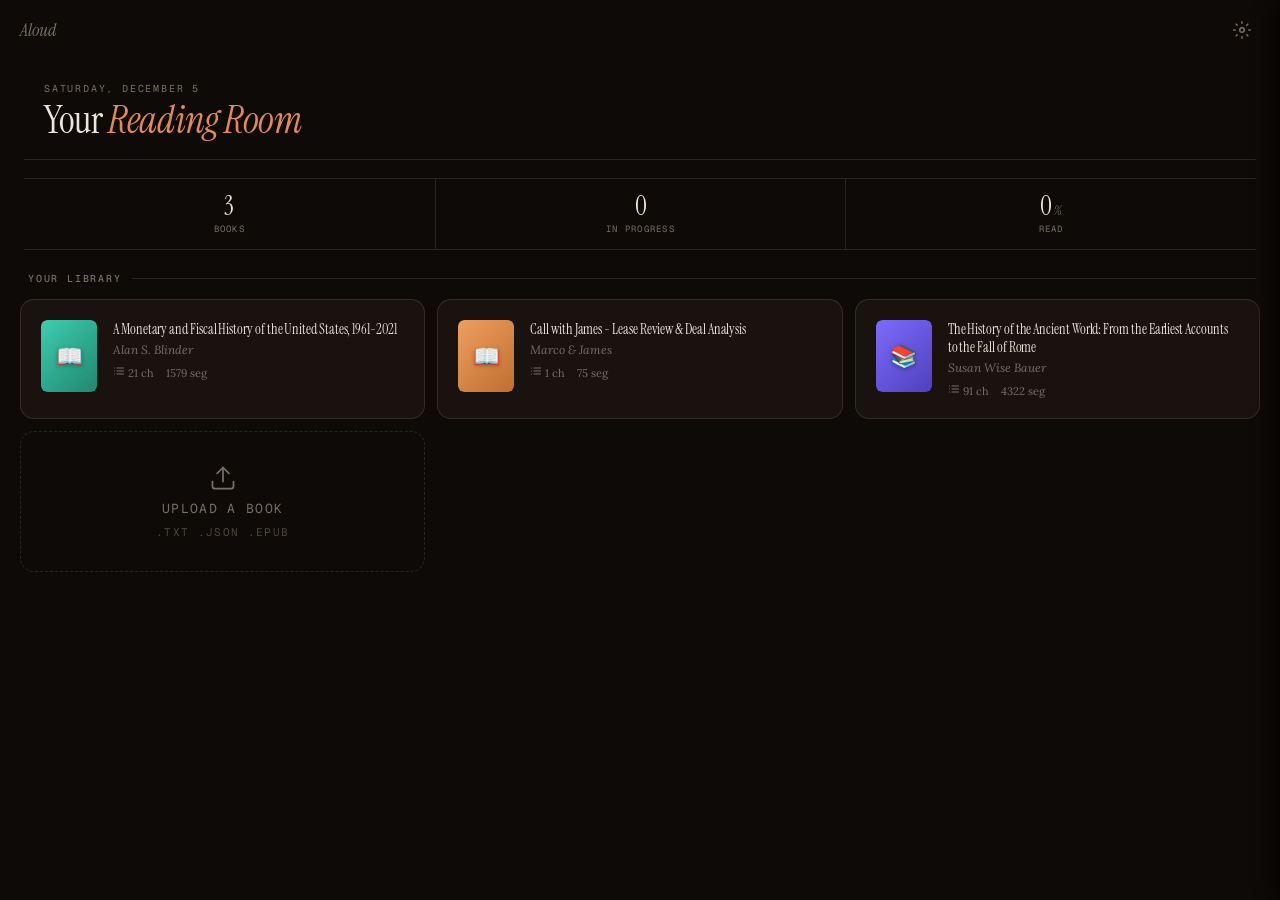
<file: index.html>
<!DOCTYPE html>
<html lang="en">
<head>
  <meta charset="UTF-8">
  <meta name="viewport" content="width=device-width, initial-scale=1.0, user-scalable=no">
  <meta name="theme-color" content="#121218">
  <meta name="apple-mobile-web-app-capable" content="yes">
  <meta name="apple-mobile-web-app-status-bar-style" content="black-translucent">
  <title>Read Aloud</title>
  <link rel="manifest" href="manifest.json">
  <link rel="icon" href="data:image/svg+xml,<svg xmlns='http://www.w3.org/2000/svg' viewBox='0 0 100 100'><text y='.9em' font-size='90'>&#x1F4D6;</text></svg>">
  <link href="https://fonts.googleapis.com/css2?family=Literata:opsz,wght@7..72,300;7..72,400;7..72,500;7..72,600&family=Inter:wght@400;500;600&display=swap" rel="stylesheet">
  <link href="https://fonts.googleapis.com/css2?family=Lora:ital,wght@0,400..700;1,400..700&family=Instrument+Serif:ital@0;1&family=Geist+Mono:wght@400;500&display=swap" rel="stylesheet">
  <style>
    :root {
      --bg: #121218;
      --surface: #1c1c26;
      --surface-2: #242430;
      --surface-hover: #2a2a38;
      --text: #d8d8e0;
      --text-secondary: #9898a8;
      --text-muted: #606070;
      --accent: #7c6cfc;
      --accent-soft: rgba(124, 108, 252, 0.15);
      --accent-glow: rgba(124, 108, 252, 0.35);
      --highlight: rgba(124, 108, 252, 0.22);
      --speaker-1: #7c6cfc;
      --speaker-2: #3ecfb0;
      --speaker-3: #f0a060;
      --speaker-4: #e06090;
      --danger: #f06060;
      --radius: 14px;
      --radius-sm: 8px;
      --shadow: 0 8px 32px rgba(0,0,0,0.4);
      --font-body: 'Literata', Georgia, serif;
      --font-ui: 'Inter', -apple-system, BlinkMacSystemFont, sans-serif;
      --font-size: 16px;
      --line-height: 1.75;
    }
    [data-theme="light"] {
      --bg: #f8f6f2; --surface: #ffffff; --surface-2: #f0ede8; --surface-hover: #e8e5e0;
      --text: #2a2824; --text-secondary: #5a5850; --text-muted: #908880;
      --accent: #6050d8; --accent-soft: rgba(96,80,216,0.1); --accent-glow: rgba(96,80,216,0.25);
      --highlight: rgba(96,80,216,0.12); --shadow: 0 8px 32px rgba(0,0,0,0.06);
    }
    [data-theme="sepia"] {
      --bg: #f4ead5; --surface: #faf3e4; --surface-2: #efe5cf; --surface-hover: #e8ddc5;
      --text: #3d3428; --text-secondary: #6a5d4e; --text-muted: #9a8d7e;
      --accent: #a07040; --accent-soft: rgba(160,112,64,0.12); --accent-glow: rgba(160,112,64,0.25);
      --highlight: rgba(160,112,64,0.15); --shadow: 0 8px 32px rgba(80,60,20,0.08);
    }
    * { margin:0; padding:0; box-sizing:border-box; }
    body {
      font-family: var(--font-ui);
      background: var(--bg);
      color: var(--text);
      min-height: 100dvh;
      display: flex;
      flex-direction: column;
      transition: background 0.4s, color 0.4s;
      -webkit-tap-highlight-color: transparent;
      overflow: hidden;
    }

    /* ===== LIBRARY VIEW ===== */
    .view { display:none; flex-direction:column; height:100dvh; }
    .view.active { display:flex; }

    .lib-header {
      display:flex; align-items:center; justify-content:space-between;
      padding:16px 20px; background:var(--surface);
      border-bottom:1px solid rgba(128,128,128,0.1);
    }
    .lib-header h1 { font-size:20px; font-weight:600; }
    .lib-body { flex:1; overflow-y:auto; padding:20px; }

    .lib-section-title {
      font-size:12px; font-weight:600; text-transform:uppercase; letter-spacing:1px;
      color:var(--text-muted); margin:24px 0 12px; padding-left:4px;
    }
    .lib-section-title:first-child { margin-top:0; }

    .lib-grid {
      display:grid;
      grid-template-columns: repeat(auto-fill, minmax(280px, 1fr));
      gap:12px;
    }

    .book-card {
      background:var(--surface);
      border-radius:var(--radius);
      padding:20px;
      cursor:pointer;
      transition:all 0.2s;
      border:1px solid rgba(128,128,128,0.06);
      position:relative;
      display:flex;
      gap:16px;
    }
    .book-card:hover { background:var(--surface-hover); transform:translateY(-1px); box-shadow:var(--shadow); }

    .book-cover {
      width:56px; height:72px; border-radius:6px; flex-shrink:0;
      display:flex; align-items:center; justify-content:center;
      font-size:24px; position:relative; overflow:hidden;
    }
    .book-cover-gradient {
      position:absolute; inset:0;
      border-radius:6px;
    }
    .book-cover-icon {
      position:relative; z-index:1; font-size:22px; filter:drop-shadow(0 1px 2px rgba(0,0,0,0.3));
    }

    .book-info { flex:1; min-width:0; }
    .book-title {
      font-size:14px; font-weight:600; line-height:1.3;
      overflow:hidden; text-overflow:ellipsis;
      display:-webkit-box; -webkit-line-clamp:2; -webkit-box-orient:vertical;
    }
    .book-author { font-size:12px; color:var(--text-muted); margin-top:4px; }
    .book-meta {
      font-size:11px; color:var(--text-muted); margin-top:8px;
      display:flex; gap:12px; align-items:center;
    }
    .book-meta svg { width:12px; height:12px; stroke:currentColor; fill:none; stroke-width:2; }

    .book-progress-bar {
      width:100%; height:3px; background:var(--surface-2);
      border-radius:2px; margin-top:8px; overflow:hidden;
    }
    .book-progress-fill { height:100%; background:var(--accent); border-radius:2px; transition:width 0.3s; }

    .book-card-actions {
      position:absolute; top:12px; right:12px;
      display:flex; gap:4px; opacity:0; transition:opacity 0.2s;
    }
    .book-card:hover .book-card-actions { opacity:1; }

    .card-action-btn {
      width:28px; height:28px; border-radius:6px; border:none;
      background:var(--surface-2); color:var(--text-muted);
      cursor:pointer; display:flex; align-items:center; justify-content:center;
      transition:all 0.2s;
    }
    .card-action-btn:hover { background:var(--accent-soft); color:var(--accent); }
    .card-action-btn.danger:hover { background:rgba(240,96,96,0.12); color:var(--danger); }
    .card-action-btn svg { width:14px; height:14px; stroke:currentColor; fill:none; stroke-width:2; stroke-linecap:round; stroke-linejoin:round; }

    /* Upload card */
    .upload-card {
      background:var(--surface);
      border:2px dashed rgba(128,128,128,0.15);
      border-radius:var(--radius);
      padding:32px 20px;
      cursor:pointer;
      transition:all 0.2s;
      display:flex;
      flex-direction:column;
      align-items:center;
      justify-content:center;
      gap:8px;
      text-align:center;
      min-height:120px;
    }
    .upload-card:hover { border-color:var(--accent); background:var(--accent-soft); }
    .upload-card svg { width:28px; height:28px; stroke:var(--text-muted); fill:none; stroke-width:1.5; }
    .upload-card:hover svg { stroke:var(--accent); }
    .upload-card span { font-size:13px; color:var(--text-muted); }
    .upload-card:hover span { color:var(--accent); }
    .upload-card small { font-size:11px; color:var(--text-muted); opacity:0.6; }

    /* ===== READER VIEW ===== */
    .reader-header {
      display:flex; align-items:center; justify-content:space-between;
      padding:10px 20px; background:var(--surface);
      border-bottom:1px solid rgba(128,128,128,0.1);
      z-index:100; flex-shrink:0;
    }
    .reader-header-left { display:flex; align-items:center; gap:12px; min-width:0; }
    .reader-header-left h1 {
      font-size:15px; font-weight:600; white-space:nowrap;
      overflow:hidden; text-overflow:ellipsis; max-width:40vw;
    }
    .back-btn {
      background:none; border:none; color:var(--text-muted); cursor:pointer;
      padding:6px; border-radius:var(--radius-sm); transition:all 0.2s;
      display:flex; align-items:center;
    }
    .back-btn:hover { background:var(--surface-hover); color:var(--text); }
    .back-btn svg { width:20px; height:20px; stroke:currentColor; fill:none; stroke-width:2; stroke-linecap:round; stroke-linejoin:round; }

    .header-actions { display:flex; gap:4px; align-items:center; }

    .icon-btn {
      background:none; border:none; color:var(--text-muted); cursor:pointer;
      width:36px; height:36px; border-radius:var(--radius-sm); transition:all 0.2s;
      display:flex; align-items:center; justify-content:center; position:relative;
    }
    .icon-btn:hover { background:var(--surface-hover); color:var(--text); }
    .icon-btn.active { color:var(--accent); }
    .icon-btn svg { width:18px; height:18px; stroke:currentColor; fill:none; stroke-width:2; stroke-linecap:round; stroke-linejoin:round; }

    .badge { position:absolute; top:4px; right:4px; width:8px; height:8px; background:var(--accent); border-radius:50%; display:none; }
    .badge.show { display:block; }

    /* ===== Visual Summary View ===== */
    .summary-view { max-width:680px; margin:0 auto; padding:32px 24px 40px; }

    /* In summary mode, the controls bar is hidden - collapse the reader-content
       bottom padding (default 280px is for the fixed controls in text mode).
       Also explicitly re-enable scrolling in case the text-mode touch-action:none
       sticks on iOS Safari (pan-y allows vertical touch-scroll explicitly). */
    body.summary-mode .reader,
    body.summary-mode #readerView.active .reader {
      touch-action: pan-y !important;
      overflow-y: auto !important;
      overscroll-behavior: contain !important;
      -webkit-overflow-scrolling: touch !important;
    }
    body.summary-mode .reader-content,
    body.summary-mode #readerView.active .reader-content {
      padding-bottom: 40px !important;
      padding-top: 24px !important;
      touch-action: pan-y !important;
    }
    body.summary-mode .summary-view {
      touch-action: pan-y !important;
    }

    .summary-hero {
      background: linear-gradient(135deg, var(--accent-soft), rgba(124,108,252,0.05));
      border-radius: var(--radius);
      padding: 24px;
      margin-bottom: 24px;
      border-left: 4px solid var(--accent);
    }
    .summary-hero-period {
      font-size:11px; font-weight:600; text-transform:uppercase; letter-spacing:1.2px;
      color:var(--accent); margin-bottom:8px;
    }
    .summary-hero-idea {
      font-family:var(--font-body); font-size:18px; line-height:1.5;
      font-weight:500; color:var(--text);
    }

    .summary-section-title {
      font-size:12px; font-weight:600; text-transform:uppercase; letter-spacing:1px;
      color:var(--text-muted); margin:28px 0 14px; padding-left:4px;
    }

    .summary-card {
      background:var(--surface);
      border-radius:var(--radius);
      padding:18px;
      margin-bottom:10px;
      border:1px solid rgba(128,128,128,0.06);
      display:flex;
      gap:14px;
      transition: all 0.2s;
    }
    .summary-card:hover { background:var(--surface-hover); }

    .summary-card-icon {
      font-size:24px; flex-shrink:0; width:40px; height:40px;
      display:flex; align-items:center; justify-content:center;
      background:var(--accent-soft); border-radius:10px;
    }

    .summary-card-body { flex:1; min-width:0; }
    .summary-card-title { font-size:14px; font-weight:600; margin-bottom:4px; }
    .summary-card-text { font-size:13px; line-height:1.55; color:var(--text-secondary); }

    .summary-tags {
      display:flex; flex-wrap:wrap; gap:8px;
    }

    .summary-tag {
      padding:6px 14px; border-radius:20px;
      background:var(--surface); border:1px solid rgba(128,128,128,0.1);
      font-size:12px; color:var(--text-secondary);
    }

    .summary-figures {
      display:flex; flex-wrap:wrap; gap:8px;
    }

    .summary-figure {
      display:flex; align-items:center; gap:6px;
      padding:6px 12px; border-radius:var(--radius-sm);
      background:var(--surface); border:1px solid rgba(128,128,128,0.06);
      font-size:12px; color:var(--text-secondary);
    }

    .summary-figure-avatar {
      width:24px; height:24px; border-radius:50%;
      background:var(--accent-soft); display:flex; align-items:center; justify-content:center;
      font-size:11px; font-weight:600; color:var(--accent);
    }

    .summary-nav {
      display:flex; gap:8px; margin-top:24px;
    }

    .summary-nav-btn {
      flex:1; padding:12px; border-radius:var(--radius-sm); border:none;
      background:var(--surface); color:var(--text-secondary);
      font-size:13px; font-family:var(--font-ui); cursor:pointer;
      transition:all 0.2s; display:flex; align-items:center; justify-content:center; gap:6px;
    }
    .summary-nav-btn:hover { background:var(--surface-hover); color:var(--text); }
    .summary-nav-btn svg { width:16px; height:16px; stroke:currentColor; fill:none; stroke-width:2; }

    /* Generate / Re-summarize button */
    .summary-generate-wrap {
      display: flex;
      justify-content: center;
      margin: 20px 0 28px;
    }
    .summary-generate-btn {
      display: inline-flex;
      align-items: center;
      justify-content: center;
      gap: 8px;
      padding: 10px 20px;
      border-radius: 24px;
      border: 1px solid rgba(128,128,128,0.15);
      background: var(--accent-soft);
      color: var(--accent);
      cursor: pointer;
      font-size: 13px;
      font-weight: 500;
      font-family: var(--font-ui);
      transition: all 0.2s;
    }
    .summary-generate-btn:hover:not(:disabled) {
      background: var(--accent);
      color: white;
      box-shadow: 0 4px 16px var(--accent-glow);
    }
    .summary-generate-btn:disabled { opacity: 0.6; cursor: not-allowed; }
    .summary-generate-btn svg { width: 16px; height: 16px; stroke: currentColor; fill: none; stroke-width: 2; stroke-linecap: round; stroke-linejoin: round; }

    /* Generation loading state */
    .summary-loading {
      display: flex;
      align-items: center;
      justify-content: center;
      gap: 12px;
      padding: 40px 20px;
      color: var(--text-muted);
      font-size: 13px;
    }
    .summary-loading .spinner {
      width: 22px; height: 22px; border-width: 2.5px;
    }

    /* View toggle button highlight */
    .icon-btn.view-toggle.summary-active { color:var(--accent); background:var(--accent-soft); }

    /* Pulse animation reused by sync status dot */
    @keyframes chatPulse {
      0%,80%,100% { opacity:0.3; transform:scale(0.8); }
      40% { opacity:1; transform:scale(1); }
    }

    /* API key setting */
    .api-key-input {
      background:var(--surface-2); color:var(--text); border:1px solid rgba(128,128,128,0.15);
      padding:6px 10px; border-radius:var(--radius-sm); font-size:12px;
      font-family:var(--font-ui); width:100%; outline:none;
      letter-spacing:1px;
    }
    .api-key-input:focus { border-color:var(--accent); }

    .api-key-status {
      font-size:11px; margin-top:4px; display:flex; align-items:center; gap:4px;
    }
    .api-key-dot { width:6px; height:6px; border-radius:50%; }
    .api-key-dot.set { background:#3ecfb0; }
    .api-key-dot.unset { background:var(--text-muted); }

    /* Summary generating overlay */
    .summary-generating {
      display:flex; align-items:center; justify-content:center; gap:10px;
      padding:20px; color:var(--text-muted); font-size:13px;
    }
    .summary-generating .spinner { width:20px; height:20px; border-width:2px; }

    /* ===== Instructions editor ===== */
    .instructions-textarea {
      width:100%; min-height:180px; padding:12px 14px; border-radius:var(--radius-sm);
      border:1px solid rgba(128,128,128,0.15); background:var(--surface-2);
      color:var(--text); font-size:13px; font-family:var(--font-ui);
      line-height:1.7; outline:none; resize:vertical; transition:border-color 0.2s;
    }
    .instructions-textarea:focus { border-color:var(--accent); }
    .instructions-textarea::placeholder { color:var(--text-muted); }

    .instructions-hint {
      font-size:11px; color:var(--text-muted); margin-top:6px; line-height:1.5;
    }

    .process-all-btn {
      width:100%; padding:12px; border-radius:var(--radius-sm); border:none;
      background:var(--accent); color:white; font-size:13px; font-weight:500;
      font-family:var(--font-ui); cursor:pointer; transition:all 0.2s;
      display:flex; align-items:center; justify-content:center; gap:8px;
      margin-top:12px;
    }
    .process-all-btn:hover { box-shadow:0 4px 16px var(--accent-glow); }
    .process-all-btn:disabled { opacity:0.5; cursor:not-allowed; }
    .process-all-btn svg { width:16px; height:16px; stroke:currentColor; fill:none; stroke-width:2; }

    .process-progress {
      margin-top:10px; display:none;
    }
    .process-progress.show { display:block; }
    .process-progress-text { font-size:12px; color:var(--text-muted); margin-bottom:6px; }
    .process-progress-bar {
      width:100%; height:6px; background:var(--surface-2); border-radius:3px; overflow:hidden;
    }
    .process-progress-fill {
      height:100%; background:var(--accent); border-radius:3px; transition:width 0.3s;
    }
    .process-progress-log {
      margin-top:8px; max-height:120px; overflow-y:auto;
      font-size:11px; color:var(--text-muted); line-height:1.6;
    }
    .process-progress-log .log-ok { color:#3ecfb0; }
    .process-progress-log .log-err { color:var(--danger); }

    /* ===== Account section ===== */
    .account-box {
      background: linear-gradient(135deg, var(--accent-soft), rgba(62,207,176,0.08));
      border-radius: var(--radius);
      padding: 16px;
      margin-bottom: 16px;
      border: 1px solid rgba(128,128,128,0.08);
    }

    .account-signed-out, .account-signed-in { display:none; }
    .account-box.signed-out .account-signed-out { display:block; }
    .account-box.signed-in .account-signed-in { display:block; }

    .account-title {
      font-size:14px; font-weight:600; margin-bottom:4px;
      display:flex; align-items:center; gap:8px;
    }
    .account-subtitle { font-size:12px; color:var(--text-secondary); margin-bottom:12px; line-height:1.5; }

    .google-signin-btn {
      width:100%; padding:10px 16px; border-radius:var(--radius-sm); border:none;
      background:#fff; color:#1f1f1f; cursor:pointer;
      font-size:14px; font-weight:500; font-family:var(--font-ui);
      display:flex; align-items:center; justify-content:center; gap:10px;
      transition:all 0.2s; box-shadow:0 1px 3px rgba(0,0,0,0.12);
    }
    .google-signin-btn:hover { box-shadow:0 2px 8px rgba(0,0,0,0.16); }
    .google-signin-btn:disabled { opacity:0.5; cursor:not-allowed; }
    .google-signin-btn svg { width:18px; height:18px; }

    .setup-firebase-btn {
      width:100%; padding:10px 16px; border-radius:var(--radius-sm); border:none;
      background:var(--surface-2); color:var(--text); cursor:pointer;
      font-size:13px; font-family:var(--font-ui); transition:all 0.2s;
      margin-top:8px;
    }
    .setup-firebase-btn:hover { background:var(--surface-hover); }

    .user-info {
      display:flex; align-items:center; gap:12px; margin-bottom:12px;
    }
    .user-avatar {
      width:40px; height:40px; border-radius:50%;
      background:var(--accent); color:white;
      display:flex; align-items:center; justify-content:center;
      font-weight:600; font-size:16px; flex-shrink:0;
      background-size:cover; background-position:center;
    }
    .user-details { flex:1; min-width:0; }
    .user-name { font-size:14px; font-weight:600; overflow:hidden; text-overflow:ellipsis; white-space:nowrap; }
    .user-email { font-size:12px; color:var(--text-muted); overflow:hidden; text-overflow:ellipsis; white-space:nowrap; }

    .sync-status {
      font-size:11px; color:var(--text-muted); display:flex; align-items:center; gap:6px;
      margin-top:8px;
    }
    .sync-status .sync-dot {
      width:8px; height:8px; border-radius:50%; background:#3ecfb0;
    }
    .sync-status.syncing .sync-dot { background:var(--accent); animation:chatPulse 1s ease-in-out infinite; }
    .sync-status.error .sync-dot { background:var(--danger); }

    .sign-out-btn {
      width:100%; padding:8px 16px; border-radius:var(--radius-sm); border:1px solid rgba(128,128,128,0.15);
      background:none; color:var(--text-secondary); cursor:pointer;
      font-size:12px; font-family:var(--font-ui); transition:all 0.2s;
    }
    .sign-out-btn:hover { background:var(--surface-hover); color:var(--text); }

    /* Firebase setup modal */
    .setup-modal-overlay {
      display:none; position:fixed; inset:0; background:rgba(0,0,0,0.6); backdrop-filter:blur(4px);
      z-index:600; align-items:center; justify-content:center; padding:20px;
    }
    .setup-modal-overlay.show { display:flex; }

    .setup-modal {
      background:var(--surface); border-radius:var(--radius); max-width:520px; width:100%;
      max-height:90vh; overflow-y:auto;
    }
    .setup-modal-header {
      display:flex; align-items:center; justify-content:space-between;
      padding:16px 20px; border-bottom:1px solid rgba(128,128,128,0.1);
      position:sticky; top:0; background:var(--surface); z-index:1;
    }
    .setup-modal-header h3 { font-size:16px; font-weight:600; }
    .setup-modal-body { padding:20px; }

    .setup-step {
      margin-bottom:16px; padding-left:28px; position:relative;
    }
    .setup-step-num {
      position:absolute; left:0; top:0;
      width:22px; height:22px; border-radius:50%;
      background:var(--accent-soft); color:var(--accent);
      display:flex; align-items:center; justify-content:center;
      font-weight:600; font-size:12px;
    }
    .setup-step-title { font-size:13px; font-weight:600; margin-bottom:4px; }
    .setup-step-body { font-size:12px; color:var(--text-secondary); line-height:1.6; }
    .setup-step-body a { color:var(--accent); text-decoration:none; }
    .setup-step-body a:hover { text-decoration:underline; }
    .setup-step-body code {
      background:var(--surface-2); padding:2px 6px; border-radius:4px;
      font-family:Consolas, monospace; font-size:11px;
    }

    .firebase-config-textarea {
      width:100%; min-height:140px; padding:12px; border-radius:var(--radius-sm);
      border:1px solid rgba(128,128,128,0.15); background:var(--surface-2);
      color:var(--text); font-size:11px; font-family:Consolas, monospace;
      line-height:1.5; outline:none; resize:vertical; margin-top:12px;
    }
    .firebase-config-textarea:focus { border-color:var(--accent); }

    .setup-modal-actions {
      display:flex; gap:8px; margin-top:16px;
    }
    .setup-modal-actions button {
      flex:1; padding:10px 16px; border-radius:var(--radius-sm); border:none;
      font-size:13px; font-family:var(--font-ui); cursor:pointer; transition:all 0.2s;
    }
    .setup-modal-cancel { background:var(--surface-2); color:var(--text-muted); }
    .setup-modal-cancel:hover { background:var(--surface-hover); color:var(--text); }
    .setup-modal-save { background:var(--accent); color:white; }
    .setup-modal-save:hover { box-shadow:0 2px 12px var(--accent-glow); }
    .setup-modal-save:disabled { opacity:0.5; cursor:not-allowed; }

    /* Reader area */
    .reader { flex:1; overflow-y:auto; overflow-x:hidden; scroll-behavior:smooth; overscroll-behavior:contain; -webkit-overflow-scrolling:touch; }
    .reader-content { max-width:680px; margin:0 auto; padding:32px 24px 280px; }

    .seg {
      margin-bottom:20px; padding:14px 18px; border-radius:var(--radius);
      border-left:3px solid transparent; transition:all 0.35s; cursor:pointer; position:relative;
    }
    .seg:hover { background:var(--accent-soft); }
    .seg.active { background:var(--highlight); border-left-color:var(--accent); }

    .seg-speaker {
      font-family:var(--font-ui); font-size:11px; font-weight:600;
      text-transform:uppercase; letter-spacing:0.8px; margin-bottom:6px;
      display:flex; align-items:center; gap:8px;
    }
    .seg-speaker .ts { font-weight:400; opacity:0.5; font-variant-numeric:tabular-nums; letter-spacing:0; }

    .seg-body {
      font-family:var(--font-body); font-size:var(--font-size);
      line-height:var(--line-height); color:var(--text);
    }
    .seg-body .sentence { transition:background 0.25s; border-radius:3px; padding:0 1px; }
    .seg.active .sentence.current { background:var(--accent-glow); }

    .seg.bookmarked::before {
      content:''; position:absolute; top:10px; right:10px;
      width:7px; height:7px; background:var(--accent); border-radius:50%;
    }

    /* Controls */
    .controls-wrapper {
      position:fixed; bottom:0; left:0; right:0; background:var(--surface);
      border-top:1px solid rgba(128,128,128,0.1); z-index:100;
      padding-bottom:max(12px, env(safe-area-inset-bottom)); transition:background 0.4s;
    }

    .progress-bar { width:100%; height:32px; padding:12px 20px 0; cursor:pointer; display:flex; align-items:flex-start; }
    .progress-track { width:100%; height:4px; background:var(--surface-2); border-radius:2px; position:relative; transition:height 0.15s; }
    .progress-bar:hover .progress-track { height:6px; }
    .progress-fill { height:100%; background:var(--accent); border-radius:2px; transition:width 0.3s; position:relative; }
    .progress-fill::after {
      content:''; position:absolute; right:-7px; top:50%; transform:translateY(-50%) scale(0);
      width:14px; height:14px; background:var(--accent); border-radius:50%;
      transition:transform 0.15s; box-shadow:0 0 8px var(--accent-glow);
    }
    .progress-bar:hover .progress-fill::after { transform:translateY(-50%) scale(1); }

    .progress-meta { display:flex; justify-content:space-between; padding:4px 20px 0; font-size:11px; color:var(--text-muted); font-variant-numeric:tabular-nums; }

    .controls { display:flex; align-items:center; justify-content:center; gap:8px; padding:8px 0 4px; }

    .ctrl {
      background:none; border:none; color:var(--text-secondary); cursor:pointer;
      border-radius:50%; display:flex; align-items:center; justify-content:center; transition:all 0.2s;
    }
    .ctrl:hover { color:var(--text); transform:scale(1.08); }
    .ctrl:active { transform:scale(0.94); }
    .ctrl svg { stroke:currentColor; fill:none; stroke-width:2; stroke-linecap:round; stroke-linejoin:round; }
    .ctrl.sm { width:36px; height:36px; }
    .ctrl.sm svg { width:18px; height:18px; }
    .ctrl.md { width:44px; height:44px; }
    .ctrl.md svg { width:22px; height:22px; }
    .ctrl.play-btn {
      width:56px; height:56px; background:var(--accent); color:white;
      box-shadow:0 4px 20px var(--accent-glow);
    }
    .ctrl.play-btn:hover { box-shadow:0 6px 28px var(--accent-glow); }
    .ctrl.play-btn svg { width:24px; height:24px; fill:white; stroke:white; }

    .controls-meta { display:flex; align-items:center; justify-content:center; gap:20px; padding:4px 0; }

    .meta-chip {
      font-size:12px; font-weight:500; color:var(--text-muted); cursor:pointer;
      padding:4px 10px; border-radius:6px; border:none; background:none;
      transition:all 0.2s; font-family:var(--font-ui); display:flex; align-items:center; gap:5px;
    }
    .meta-chip:hover { background:var(--surface-hover); color:var(--text); }
    .meta-chip.active { color:var(--accent); }
    .meta-chip svg { width:14px; height:14px; stroke:currentColor; fill:none; stroke-width:2; stroke-linecap:round; stroke-linejoin:round; }

    .kb-hint { text-align:center; padding:2px 0 6px; font-size:10px; color:var(--text-muted); opacity:0.6; }
    .kb-hint kbd { background:var(--surface-2); padding:1px 5px; border-radius:3px; font-family:var(--font-ui); font-size:9px; }

    /* ===== Panels ===== */
    .panel-overlay { display:none; position:fixed; inset:0; background:rgba(0,0,0,0.5); z-index:200; backdrop-filter:blur(4px); }
    .panel-overlay.show { display:block; }

    .panel { position:fixed; z-index:201; background:var(--surface); overflow-y:auto; transition:transform 0.3s ease; }
    .panel-right { top:0; right:0; bottom:0; width:320px; max-width:88vw; box-shadow:-4px 0 24px rgba(0,0,0,0.3); transform:translateX(100%); }
    .panel-right.show { transform:translateX(0); }
    .panel-top { top:0; left:0; right:0; max-height:70vh; border-radius:0 0 var(--radius) var(--radius); box-shadow:0 4px 24px rgba(0,0,0,0.3); transform:translateY(-100%); }
    .panel-top.show { transform:translateY(0); }

    .panel-header {
      display:flex; align-items:center; justify-content:space-between;
      padding:16px 20px; border-bottom:1px solid rgba(128,128,128,0.1);
      position:sticky; top:0; background:var(--surface); z-index:1;
    }
    .panel-header h3 { font-size:15px; font-weight:600; }
    .panel-body { padding:12px 16px; }

    .toc-item {
      display:flex; align-items:center; gap:12px; padding:10px 12px;
      border-radius:var(--radius-sm); cursor:pointer; transition:background 0.2s; font-size:13px;
    }
    .toc-item:hover { background:var(--surface-hover); }
    .toc-item.current { color:var(--accent); font-weight:500; }
    .toc-num { font-size:11px; color:var(--text-muted); min-width:24px; font-variant-numeric:tabular-nums; }
    .toc-text { flex:1; overflow:hidden; text-overflow:ellipsis; white-space:nowrap; }

    .bm-item { padding:10px 12px; border-radius:var(--radius-sm); cursor:pointer; transition:background 0.2s; margin-bottom:4px; }
    .bm-item:hover { background:var(--surface-hover); }
    .bm-item-speaker { font-size:11px; font-weight:600; text-transform:uppercase; letter-spacing:0.5px; }
    .bm-item-text { font-size:13px; color:var(--text-secondary); margin-top:4px; display:-webkit-box; -webkit-line-clamp:2; -webkit-box-orient:vertical; overflow:hidden; }
    .bm-item-remove { float:right; cursor:pointer; color:var(--text-muted); font-size:12px; padding:2px 6px; border-radius:4px; }
    .bm-item-remove:hover { background:rgba(240,96,96,0.15); color:var(--danger); }

    /* Settings */
    .setting-row { display:flex; align-items:center; justify-content:space-between; padding:12px 0; border-bottom:1px solid rgba(128,128,128,0.06); }
    .setting-label { font-size:13px; color:var(--text-secondary); }
    .setting-control { display:flex; align-items:center; gap:8px; }

    .theme-btn { width:32px; height:32px; border-radius:50%; border:2px solid transparent; cursor:pointer; transition:all 0.2s; }
    .theme-btn:hover { transform:scale(1.1); }
    .theme-btn.active { border-color:var(--accent); }
    .theme-btn[data-t="dark"] { background:#1c1c26; }
    .theme-btn[data-t="light"] { background:#f8f6f2; }
    .theme-btn[data-t="sepia"] { background:#f4ead5; }

    .font-btn {
      width:32px; height:32px; border-radius:var(--radius-sm); border:1px solid rgba(128,128,128,0.2);
      background:none; color:var(--text); cursor:pointer; font-family:var(--font-ui);
      font-weight:600; font-size:14px; display:flex; align-items:center; justify-content:center; transition:all 0.2s;
    }
    .font-btn:hover { background:var(--surface-hover); }
    .font-size-label { font-size:13px; font-variant-numeric:tabular-nums; min-width:36px; text-align:center; }

    .speed-picker { display:flex; gap:4px; flex-wrap:wrap; padding:8px 0; }
    .speed-opt {
      padding:6px 12px; border-radius:6px; border:1px solid rgba(128,128,128,0.15);
      background:none; color:var(--text-secondary); cursor:pointer; font-size:13px;
      font-family:var(--font-ui); transition:all 0.2s;
    }
    .speed-opt:hover { background:var(--surface-hover); }
    .speed-opt.active { background:var(--accent-soft); color:var(--accent); border-color:var(--accent); }

    .sleep-display { display:flex; gap:6px; flex-wrap:wrap; }
    .sleep-opt {
      padding:6px 14px; border-radius:20px; border:1px solid rgba(128,128,128,0.15);
      background:none; color:var(--text-secondary); cursor:pointer; font-size:12px;
      font-family:var(--font-ui); transition:all 0.2s;
    }
    .sleep-opt:hover { background:var(--surface-hover); }
    .sleep-opt.active { background:var(--accent-soft); color:var(--accent); border-color:var(--accent); }

    .voice-select {
      background:var(--surface-2); color:var(--text); border:1px solid rgba(128,128,128,0.15);
      padding:6px 10px; border-radius:var(--radius-sm); font-size:13px;
      font-family:var(--font-ui); cursor:pointer; width:100%; outline:none;
    }

    /* Toast */
    .toast {
      position:fixed; bottom:260px; left:50%; transform:translateX(-50%) translateY(12px);
      background:var(--surface-2); color:var(--text); padding:10px 20px; border-radius:var(--radius-sm);
      font-size:13px; box-shadow:var(--shadow); opacity:0; transition:all 0.3s; z-index:400; pointer-events:none;
    }
    .toast.show { opacity:1; transform:translateX(-50%) translateY(0); }

    /* Confirm dialog */
    .confirm-overlay {
      display:none; position:fixed; inset:0; background:rgba(0,0,0,0.6);
      z-index:500; align-items:center; justify-content:center; backdrop-filter:blur(4px);
    }
    .confirm-overlay.show { display:flex; }
    .confirm-box { background:var(--surface); border-radius:var(--radius); padding:24px; max-width:360px; width:90%; text-align:center; }
    .confirm-box h3 { margin-bottom:8px; }
    .confirm-box p { font-size:13px; color:var(--text-secondary); margin-bottom:20px; }
    .confirm-actions { display:flex; gap:8px; justify-content:center; }
    .confirm-btn {
      padding:8px 24px; border-radius:var(--radius-sm); border:none; cursor:pointer;
      font-size:13px; font-family:var(--font-ui); transition:all 0.2s;
    }
    .confirm-btn.cancel { background:var(--surface-2); color:var(--text-muted); }
    .confirm-btn.cancel:hover { background:var(--surface-hover); color:var(--text); }
    .confirm-btn.danger { background:rgba(240,96,96,0.15); color:var(--danger); }
    .confirm-btn.danger:hover { background:rgba(240,96,96,0.25); }

    /* Scrollbar */
    .reader::-webkit-scrollbar, .lib-body::-webkit-scrollbar { width:5px; }
    .reader::-webkit-scrollbar-track, .lib-body::-webkit-scrollbar-track { background:transparent; }
    .reader::-webkit-scrollbar-thumb, .lib-body::-webkit-scrollbar-thumb { background:rgba(128,128,128,0.15); border-radius:3px; }

    /* Responsive */
    @media (max-width:480px) {
      .lib-header { padding:12px 16px; }
      .reader-header { padding:8px 14px; }
      .kb-hint { display:none; }
      .lib-grid { grid-template-columns:1fr; }
      .book-card-actions { opacity:1; }
    }
    @media (min-width:1024px) {
      .reader-content { max-width:720px; padding:48px 32px 300px; }
      .lib-grid { grid-template-columns:repeat(auto-fill, minmax(320px, 1fr)); }
    }

    /* ===== Mobile Minimal Chrome ===== */
    @media (max-width:768px) {
      /* Compact header */
      #readerView .reader-header {
        padding: 6px 12px;
      }
      #readerView .reader-header-left { gap: 8px; }
      #readerView .reader-header-left h1 {
        font-size: 13px;
        max-width: 42vw;
      }
      #readerView .header-actions { gap: 0; }
      #readerView .icon-btn {
        width: 32px; height: 32px;
      }
      #readerView .icon-btn svg { width: 15px; height: 15px; }
      #readerView .back-btn svg { width: 17px; height: 17px; }

      /* Compact bottom controls */
      body.reader-open:not(.summary-mode) .controls-wrapper {
        padding-bottom: max(6px, env(safe-area-inset-bottom));
      }
      body.reader-open:not(.summary-mode) .progress-bar {
        padding: 6px 16px 0;
        height: 16px;
      }
      body.reader-open:not(.summary-mode) .progress-track { height: 3px; }
      body.reader-open:not(.summary-mode) .progress-meta {
        padding: 2px 16px 0;
        font-size: 10px;
      }
      body.reader-open:not(.summary-mode) .controls {
        padding: 4px 0 2px;
        gap: 4px;
      }
      body.reader-open:not(.summary-mode) .ctrl.sm {
        width: 30px; height: 30px;
      }
      body.reader-open:not(.summary-mode) .ctrl.sm svg { width: 15px; height: 15px; }
      body.reader-open:not(.summary-mode) .ctrl.md {
        width: 36px; height: 36px;
      }
      body.reader-open:not(.summary-mode) .ctrl.md svg { width: 17px; height: 17px; }
      body.reader-open:not(.summary-mode) .ctrl.play-btn {
        width: 46px; height: 46px;
      }
      body.reader-open:not(.summary-mode) .ctrl.play-btn svg { width: 19px; height: 19px; }
      body.reader-open:not(.summary-mode) .controls-meta {
        padding: 2px 0 0;
        gap: 14px;
      }
      body.reader-open:not(.summary-mode) .meta-chip {
        font-size: 11px;
        padding: 2px 6px;
        gap: 3px;
      }
      body.reader-open:not(.summary-mode) .meta-chip svg { width: 11px; height: 11px; }

      /* Reader content - no native scroll, vertical swipes navigate */
      body.reader-open:not(.summary-mode) #readerView.active .reader {
        touch-action: none;
        overscroll-behavior: none;
      }
      body.reader-open:not(.summary-mode) #readerView.active .reader-content {
        touch-action: none;
        /* bottom padding clears the fixed controls bar (~100px tall) */
        padding: 16px 22px 110px;
        max-width: 100%;
        font-size: 17px;
      }

      /* Focus dim - constant */
      body.reader-open:not(.summary-mode) .seg {
        opacity: 0.3;
        transition: opacity 0.5s ease;
        background: none !important;
        border-left-color: transparent !important;
        padding: 10px 0 !important;
        margin-bottom: 12px;
      }
      body.reader-open:not(.summary-mode) .seg.active {
        opacity: 1;
        background: none !important;
        border-left-color: transparent !important;
      }
      body.reader-open:not(.summary-mode) .seg:hover {
        background: none !important;
      }
      body.reader-open:not(.summary-mode) .seg.active .sentence.current {
        background: var(--accent-glow);
        box-shadow: 0 0 0 4px var(--accent-glow);
        border-radius: 6px;
      }
      body.reader-open:not(.summary-mode) .seg-speaker {
        opacity: 0.5;
        font-size: 10px;
      }
    }

    /* Subtle tap feedback - small icon near top, fades quickly */
    .tap-feedback {
      position: fixed;
      top: 70px; left: 50%;
      transform: translateX(-50%) scale(0.85);
      width: 52px; height: 52px;
      background: var(--accent);
      color: #fff;
      border-radius: 50%;
      display: flex; align-items: center; justify-content: center;
      pointer-events: none;
      opacity: 0;
      transition: opacity 0.2s ease, transform 0.2s ease;
      z-index: 500;
      box-shadow: 0 4px 16px var(--accent-glow);
    }
    .tap-feedback.show {
      opacity: 1;
      transform: translateX(-50%) scale(1);
    }
    .tap-feedback svg { width: 22px; height: 22px; stroke: #fff; fill: #fff; }

    /* ===== Tutorial overlay (first view / refresh on mobile) ===== */
    .tutorial-overlay {
      display: none;
      position: fixed;
      inset: 0;
      background: rgba(0,0,0,0.75);
      backdrop-filter: blur(8px);
      z-index: 550;
      align-items: center;
      justify-content: center;
      padding: 24px;
      opacity: 0;
      transition: opacity 0.35s ease;
    }
    .tutorial-overlay.show { display: flex; opacity: 1; }

    [data-theme="light"] .tutorial-overlay { background: rgba(0,0,0,0.55); }
    [data-theme="sepia"] .tutorial-overlay { background: rgba(50,40,20,0.55); }

    .tutorial-card {
      background: var(--surface);
      border-radius: 18px;
      padding: 28px 24px 20px;
      max-width: 360px;
      width: 100%;
      box-shadow: 0 20px 60px rgba(0,0,0,0.5);
      transform: translateY(20px);
      transition: transform 0.35s ease;
    }
    .tutorial-overlay.show .tutorial-card { transform: translateY(0); }

    .tutorial-title {
      font-family: var(--font-body);
      font-size: 22px;
      font-weight: 600;
      margin-bottom: 4px;
      text-align: center;
    }
    .tutorial-subtitle {
      font-size: 13px;
      color: var(--text-muted);
      text-align: center;
      margin-bottom: 24px;
    }

    .tutorial-gesture {
      display: flex;
      align-items: center;
      gap: 16px;
      padding: 12px 4px;
      border-bottom: 1px solid rgba(128,128,128,0.08);
    }
    .tutorial-gesture:last-of-type { border-bottom: none; }

    .tutorial-icon {
      width: 48px;
      height: 48px;
      flex-shrink: 0;
      background: var(--accent-soft);
      color: var(--accent);
      border-radius: 12px;
      display: flex;
      align-items: center;
      justify-content: center;
      position: relative;
      overflow: hidden;
    }
    .tutorial-icon svg {
      width: 26px; height: 26px;
      stroke: currentColor;
      fill: none;
      stroke-width: 2;
      stroke-linecap: round;
      stroke-linejoin: round;
    }

    /* Animated finger for gestures */
    .tutorial-finger {
      position: absolute;
      width: 10px;
      height: 10px;
      background: var(--accent);
      border-radius: 50%;
      box-shadow: 0 0 0 4px var(--accent-glow);
    }

    @keyframes fingerTap {
      0%, 100% { transform: scale(1); opacity: 1; }
      50% { transform: scale(0.5); opacity: 0.5; }
    }
    @keyframes fingerSwipeLeft {
      0% { transform: translateX(12px); opacity: 0; }
      20% { opacity: 1; }
      80% { opacity: 1; }
      100% { transform: translateX(-12px); opacity: 0; }
    }
    @keyframes fingerSwipeRight {
      0% { transform: translateX(-12px); opacity: 0; }
      20% { opacity: 1; }
      80% { opacity: 1; }
      100% { transform: translateX(12px); opacity: 0; }
    }
    @keyframes fingerSwipeDown {
      0% { transform: translateY(-12px); opacity: 0; }
      20% { opacity: 1; }
      80% { opacity: 1; }
      100% { transform: translateY(12px); opacity: 0; }
    }
    @keyframes fingerSwipeUp {
      0% { transform: translateY(12px); opacity: 0; }
      20% { opacity: 1; }
      80% { opacity: 1; }
      100% { transform: translateY(-12px); opacity: 0; }
    }
    .tutorial-icon.swipe-up .tutorial-finger { animation: fingerSwipeUp 1.4s ease-in-out infinite; }

    .tutorial-icon.tap .tutorial-finger { animation: fingerTap 1.4s ease-in-out infinite; }
    .tutorial-icon.swipe-left .tutorial-finger { animation: fingerSwipeLeft 1.4s ease-in-out infinite; }
    .tutorial-icon.swipe-right .tutorial-finger { animation: fingerSwipeRight 1.4s ease-in-out infinite; }
    .tutorial-icon.swipe-down .tutorial-finger { animation: fingerSwipeDown 1.4s ease-in-out infinite; }


    .tutorial-text { flex: 1; min-width: 0; }
    .tutorial-action { font-size: 15px; font-weight: 600; margin-bottom: 2px; }
    .tutorial-desc { font-size: 12px; color: var(--text-secondary); line-height: 1.4; }

    .tutorial-btn {
      width: 100%;
      padding: 12px;
      border-radius: var(--radius-sm);
      border: none;
      background: var(--accent);
      color: white;
      font-size: 14px;
      font-weight: 500;
      font-family: var(--font-ui);
      cursor: pointer;
      margin-top: 20px;
      transition: all 0.2s;
    }
    .tutorial-btn:hover { box-shadow: 0 4px 16px var(--accent-glow); }
    .tutorial-btn:active { transform: scale(0.98); }

    .tutorial-dont-show {
      display: flex;
      align-items: center;
      justify-content: center;
      gap: 6px;
      font-size: 11px;
      color: var(--text-muted);
      margin-top: 10px;
      cursor: pointer;
      padding: 6px;
      user-select: none;
    }
    .tutorial-dont-show input { accent-color: var(--accent); }

    /* Loading spinner */
    .loading { display:flex; align-items:center; justify-content:center; padding:40px; }
    .spinner {
      width:32px; height:32px; border:3px solid var(--surface-2);
      border-top-color:var(--accent); border-radius:50%;
      animation:spin 0.8s linear infinite;
    }
    @keyframes spin { to { transform:rotate(360deg); } }

    /* Hidden file input */
    #fileInput { display:none; }

    /* =======================================================================
       READING ROOM SKIN
       Warm, literary, paper-feel redesign — layered on top of the base styles
       so all existing JS selectors (.seg, .sentence, .meta-chip, panels, etc.)
       keep working. Only colors, typography, and a few key components change.
       ======================================================================= */

    :root {
      /* Warm paper palette (default/light) */
      --bg:            oklch(0.965 0.012 85);
      --surface:       oklch(0.935 0.016 80);
      --surface-2:     oklch(0.945 0.014 82);
      --surface-hover: oklch(0.905 0.02 82);
      --text:          oklch(0.22 0.02 55);
      --text-secondary:oklch(0.40 0.02 55);
      --text-muted:    oklch(0.58 0.02 55);
      --accent:        oklch(0.52 0.14 40);
      --accent-soft:   oklch(0.52 0.14 40 / 0.12);
      --accent-glow:   oklch(0.52 0.14 40 / 0.22);
      --highlight:     oklch(0.85 0.09 85 / 0.70);
      --rule:          oklch(0.22 0.02 55 / 0.12);

      --speaker-1: oklch(0.45 0.14 40);
      --speaker-2: oklch(0.42 0.1 200);
      --speaker-3: oklch(0.40 0.11 140);
      --speaker-4: oklch(0.42 0.13 320);

      --font-body:    'Lora','Iowan Old Style',Georgia,serif;
      --font-ui:      'Lora',Georgia,serif;
      --font-display: 'Instrument Serif','Lora',Georgia,serif;
      --font-mono:    'Geist Mono','SF Mono','Menlo',ui-monospace,monospace;

      --shadow: 0 8px 28px rgba(60,40,20,0.10);
    }

    /* Dark / "Lamp" — warm lamplit study */
    [data-theme="dark"] {
      --bg:            oklch(0.15 0.01 60);
      --surface:       oklch(0.19 0.014 60);
      --surface-2:     oklch(0.22 0.014 60);
      --surface-hover: oklch(0.26 0.016 60);
      --text:          oklch(0.93 0.015 75);
      --text-secondary:oklch(0.75 0.018 75);
      --text-muted:    oklch(0.55 0.018 75);
      --accent:        oklch(0.72 0.13 50);
      --accent-soft:   oklch(0.72 0.13 50 / 0.16);
      --accent-glow:   oklch(0.72 0.13 50 / 0.26);
      --highlight:     oklch(0.72 0.13 50 / 0.26);
      --rule:          oklch(0.93 0.015 75 / 0.12);
      --speaker-1: oklch(0.82 0.13 55);
      --speaker-2: oklch(0.82 0.10 200);
      --speaker-3: oklch(0.85 0.10 110);
      --speaker-4: oklch(0.82 0.10 330);
      --shadow: 0 8px 28px rgba(0,0,0,0.45);
    }

    /* Sepia — warmer parchment */
    [data-theme="sepia"] {
      --bg:            oklch(0.94 0.035 85);
      --surface:       oklch(0.97 0.028 85);
      --surface-2:     oklch(0.92 0.04 82);
      --surface-hover: oklch(0.89 0.045 82);
      --text:          oklch(0.28 0.04 55);
      --text-secondary:oklch(0.45 0.04 55);
      --text-muted:    oklch(0.60 0.04 55);
      --accent:        oklch(0.50 0.13 50);
      --accent-soft:   oklch(0.50 0.13 50 / 0.12);
      --accent-glow:   oklch(0.50 0.13 50 / 0.22);
      --highlight:     oklch(0.84 0.11 80 / 0.70);
      --rule:          oklch(0.28 0.04 55 / 0.14);
    }

    body {
      font-family: var(--font-body);
    }

    /* Paper grain — barely-there noise over the whole app.
       z-index 1 sits above view content but below panels (201) / modals. */
    body::before {
      content: '';
      position: fixed; inset: 0;
      pointer-events: none;
      z-index: 1;
      opacity: 0.28;
      mix-blend-mode: multiply;
      background-image: url("data:image/svg+xml;utf8,<svg xmlns='http://www.w3.org/2000/svg' width='220' height='220'><filter id='n'><feTurbulence type='fractalNoise' baseFrequency='0.9' numOctaves='2' seed='4'/><feColorMatrix values='0 0 0 0 0.2  0 0 0 0 0.15  0 0 0 0 0.1  0 0 0 0.08 0'/></filter><rect width='100%' height='100%' filter='url(%23n)'/></svg>");
    }
    [data-theme="dark"] body::before {
      mix-blend-mode: screen;
      opacity: 0.20;
      background-image: url("data:image/svg+xml;utf8,<svg xmlns='http://www.w3.org/2000/svg' width='220' height='220'><filter id='n'><feTurbulence type='fractalNoise' baseFrequency='0.9' numOctaves='2' seed='4'/><feColorMatrix values='0 0 0 0 0.8  0 0 0 0 0.7  0 0 0 0 0.6  0 0 0 0.06 0'/></filter><rect width='100%' height='100%' filter='url(%23n)'/></svg>");
    }

    /* ───────── Library header / masthead ───────── */
    .lib-header {
      background: transparent;
      border-bottom: 0;
      padding: 12px 20px 0;
    }
    .lib-header h1 {
      font-family: var(--font-display);
      font-style: italic;
      font-weight: 400;
      font-size: 18px;
      letter-spacing: 0;
      color: var(--text-muted);
    }

    .lib-masthead {
      padding: 14px 20px 20px;
      margin: 0 4px 18px;
      border-bottom: 1px solid var(--rule);
    }
    .lib-masthead .kicker {
      font-family: var(--font-mono);
      font-size: 10px; letter-spacing: 0.18em;
      text-transform: uppercase;
      color: var(--text-muted);
      margin-bottom: 6px;
    }
    .lib-masthead h2 {
      font-family: var(--font-display);
      font-weight: 400;
      font-size: 38px;
      line-height: 1;
      letter-spacing: -0.01em;
      color: var(--text);
    }
    .lib-masthead h2 em {
      font-style: italic;
      color: var(--accent);
    }

    /* Continue-reading hero (prepended by renderLibrary) */
    .continue-hero {
      position: relative;
      border: 1px solid var(--rule);
      border-radius: 22px;
      padding: 20px 22px 18px;
      margin: 0 4px 22px;
      background: var(--surface-2);
      cursor: pointer;
      overflow: hidden;
      transition: transform 0.25s ease, box-shadow 0.25s ease;
    }
    .continue-hero:hover { transform: translateY(-2px); box-shadow: var(--shadow); }
    .continue-hero .hero-kicker {
      font-family: var(--font-mono);
      font-size: 10px; letter-spacing: 0.18em;
      text-transform: uppercase;
      color: var(--accent);
      margin-bottom: 10px;
      display: flex; align-items: center; gap: 8px;
    }
    .continue-hero .hero-kicker .dot {
      width: 6px; height: 6px; border-radius: 50%;
      background: var(--accent);
      animation: rr-pulse 1.8s ease-in-out infinite;
    }
    @keyframes rr-pulse {
      0%,100% { opacity: 1; transform: scale(1); }
      50%     { opacity: 0.4; transform: scale(0.7); }
    }
    .continue-hero h2 {
      font-family: var(--font-display);
      font-weight: 400;
      font-size: 26px;
      line-height: 1.1;
      letter-spacing: -0.005em;
      margin-bottom: 4px;
      padding-right: 64px;
    }
    .continue-hero .hero-author {
      font-style: italic;
      font-size: 13px;
      color: var(--text-secondary);
      margin-bottom: 14px;
    }
    .continue-hero .hero-excerpt {
      font-size: 13px; line-height: 1.55;
      color: var(--text-secondary);
      font-style: italic;
      border-left: 2px solid var(--accent);
      padding-left: 10px;
      margin-bottom: 16px;
      opacity: 0.85;
    }
    .continue-hero .hero-progress {
      display: flex; align-items: center; gap: 12px;
      font-family: var(--font-mono);
      font-size: 10px;
      color: var(--text-muted);
      letter-spacing: 0.04em;
    }
    .continue-hero .hero-progress .bar {
      flex: 1; height: 2px;
      background: var(--rule);
      position: relative; overflow: hidden;
    }
    .continue-hero .hero-progress .bar .fill {
      position: absolute; top:0; left:0; bottom:0;
      background: var(--accent);
    }
    .continue-hero .play-pill {
      position: absolute;
      right: 18px; top: 18px;
      width: 48px; height: 48px;
      border-radius: 50%;
      background: var(--accent);
      color: #faf3e7;
      display: flex; align-items: center; justify-content: center;
      box-shadow: 0 8px 22px var(--accent-glow);
      transition: transform 0.15s ease;
    }
    .continue-hero:hover .play-pill { transform: scale(1.06); }
    .continue-hero .play-pill svg {
      width: 18px; height: 18px; fill: currentColor; margin-left: 2px;
      stroke: none;
    }

    /* Stats strip */
    .lib-stats {
      display: grid;
      grid-template-columns: repeat(3, 1fr);
      border-top: 1px solid var(--rule);
      border-bottom: 1px solid var(--rule);
      margin: 0 4px 22px;
    }
    .lib-stats .stat { padding: 14px 10px; text-align: center; }
    .lib-stats .stat + .stat { border-left: 1px solid var(--rule); }
    .lib-stats .num {
      font-family: var(--font-display);
      font-size: 26px; line-height: 1;
      color: var(--text);
      letter-spacing: -0.01em;
      margin-bottom: 4px;
    }
    .lib-stats .num em {
      font-style: italic;
      font-size: 13px;
      color: var(--text-muted);
      margin-left: 2px;
    }
    .lib-stats .lbl {
      font-family: var(--font-mono);
      font-size: 9px;
      letter-spacing: 0.14em;
      text-transform: uppercase;
      color: var(--text-muted);
    }

    /* Library section title — editorial shelf label */
    .lib-section-title {
      font-family: var(--font-mono);
      font-size: 10px;
      letter-spacing: 0.18em;
      text-transform: uppercase;
      color: var(--text-muted);
      display: flex; align-items: center; gap: 10px;
      margin: 22px 4px 14px;
      font-weight: 500;
    }
    .lib-section-title::after {
      content: '';
      flex: 1; height: 1px;
      background: var(--rule);
    }

    /* Book cards — softer, paper-like */
    .book-card {
      background: var(--surface);
      border: 1px solid var(--rule);
      border-radius: 14px;
    }
    .book-card:hover {
      border-color: var(--accent);
      box-shadow: var(--shadow);
    }
    .book-title {
      font-family: var(--font-display);
      font-weight: 400;
      letter-spacing: -0.005em;
    }
    .book-author { font-style: italic; }

    .upload-card {
      background: transparent;
      border: 1.5px dashed var(--rule);
      border-radius: 14px;
      color: var(--text-muted);
      font-family: var(--font-mono);
      font-size: 11px;
      letter-spacing: 0.12em;
      text-transform: uppercase;
    }
    .upload-card:hover {
      border-color: var(--accent);
      color: var(--accent);
      background: var(--accent-soft);
    }

    /* ───────── Reader ───────── */
    .reader-header h1 {
      font-family: var(--font-display);
      font-style: italic;
      font-weight: 400;
      letter-spacing: -0.005em;
    }

    /* Chapter flourish — prepended by renderChapter */
    .ch-head {
      margin: 8px auto 28px;
      text-align: center;
      max-width: 640px;
    }
    .ch-head .num {
      font-family: var(--font-mono);
      font-size: 10px;
      letter-spacing: 0.2em;
      color: var(--text-muted);
      text-transform: uppercase;
      display: block;
      margin-bottom: 10px;
    }
    .ch-head .num .flourish {
      display: inline-block;
      width: 36px; height: 1px;
      background: currentColor;
      margin: 0 10px;
      vertical-align: middle;
      opacity: 0.5;
    }
    .ch-head h2 {
      font-family: var(--font-display);
      font-weight: 400;
      font-style: italic;
      font-size: 26px;
      line-height: 1.15;
      letter-spacing: -0.005em;
      color: var(--text);
    }

    /* Segments */
    .seg {
      margin-bottom: 22px;
      padding: 4px 0 !important;
      border-left: 0 !important;
      border-radius: 0;
      background: transparent !important;
    }
    .seg:hover { background: transparent !important; }
    .seg.active { background: transparent !important; border-left: 0 !important; }
    .seg.bookmarked::before {
      top: 8px; right: -4px;
      width: 6px; height: 6px;
      background: var(--accent);
    }

    /* Speaker label — editorial serif italic */
    .seg-speaker {
      font-family: var(--font-display) !important;
      font-style: italic !important;
      font-size: 15px !important;
      font-weight: 400 !important;
      text-transform: none !important;
      letter-spacing: 0 !important;
      margin-bottom: 6px !important;
      color: var(--speaker-1);
    }
    .seg-speaker .ts {
      font-family: var(--font-mono);
      font-size: 10px;
      font-style: normal;
      opacity: 0.5;
      letter-spacing: 0.04em;
    }

    /* Body text — literary serif */
    .seg-body {
      font-family: var(--font-body);
      letter-spacing: -0.003em;
      text-wrap: pretty;
    }

    /* Drop cap on the very first segment of each chapter */
    .seg.first-seg .seg-body::first-letter {
      font-family: var(--font-display);
      font-size: 3.4em;
      float: left;
      line-height: 0.85;
      padding: 6px 8px 0 0;
      color: var(--accent);
      font-style: italic;
    }

    /* Ink-highlight sentence.
       - Paused: a thin warm underline marks where the reader is.
       - Playing: the highlight fills the full sentence height, drawing left
         to right over the sentence's speaking duration.
       Padding + negative margin lets the playing fill span full line-height
       without disturbing layout; box-decoration-break fills wrapped lines. */
    .seg-body .sentence {
      position: relative;
      transition: color 0.3s ease;
      padding: 0;
    }
    .seg.active .sentence.current,
    body.reader-open:not(.summary-mode) .seg.active .sentence.current {
      background-image: linear-gradient(var(--accent), var(--accent)) !important;
      background-repeat: no-repeat !important;
      background-position: 0 100% !important;
      background-size: 100% 1.5px;
      box-decoration-break: clone;
      -webkit-box-decoration-break: clone;
      border-radius: 0 !important;
      box-shadow: none !important;
    }
    body.is-playing .seg.active .sentence.current,
    body.is-playing.reader-open:not(.summary-mode) .seg.active .sentence.current {
      background-image: linear-gradient(var(--highlight), var(--highlight)) !important;
      background-position: 0 0 !important;
      background-size: 0% 100%;
      padding: 0.36em 0.1em !important;
      margin: -0.36em -0.1em !important;
      border-radius: 4px !important;
      animation: rr-drawInk var(--sent-ms, 2600ms) linear forwards !important;
    }
    @keyframes rr-drawInk {
      from { background-size: 0% 100%; }
      to   { background-size: 100% 100%; }
    }

    /* Focus-dim already exists in base; keep it and soften the transition */
    body.reader-open:not(.summary-mode) .seg {
      transition: opacity 0.6s ease !important;
    }

    /* ───────── Bottom pill controls ───────── */
    .controls-wrapper {
      background: transparent;
      border-top: 0;
      padding-bottom: max(18px, env(safe-area-inset-bottom));
    }
    .controls-wrapper::before {
      content: '';
      position: absolute;
      inset: 0;
      background: linear-gradient(to top, var(--bg) 55%, color-mix(in oklch, var(--bg) 75%, transparent) 85%, transparent);
      pointer-events: none;
      z-index: -1;
    }
    .progress-bar { padding-top: 14px; }
    .progress-track { background: var(--rule); height: 2px; }
    .progress-bar:hover .progress-track { height: 3px; }
    .progress-meta {
      font-family: var(--font-mono);
      font-size: 10px;
      letter-spacing: 0.04em;
    }
    .controls { padding: 6px 0 2px; gap: 6px; }
    .ctrl { color: var(--text-secondary); }
    .ctrl.play-btn {
      background: var(--text);
      color: var(--bg);
      box-shadow: 0 6px 20px rgba(0,0,0,0.18);
    }
    .ctrl.play-btn:hover { background: var(--accent); color: #faf3e7; }
    .ctrl.play-btn svg { fill: currentColor; stroke: currentColor; }
    .controls-meta {
      gap: 16px;
      font-family: var(--font-mono);
    }
    .meta-chip {
      font-family: var(--font-mono);
      font-size: 11px;
      letter-spacing: 0.04em;
    }
    .kb-hint { font-family: var(--font-mono); }
    .kb-hint kbd { font-family: var(--font-mono); }

    /* ───────── Panels & settings — editorial treatment ───────── */
    .panel-header h3 {
      font-family: var(--font-display);
      font-weight: 400;
      font-style: italic;
      font-size: 20px;
      letter-spacing: -0.005em;
    }
    .toc-item { font-family: var(--font-body); font-size: 14px; }
    .toc-item.current { color: var(--accent); font-style: italic; }

    .setting-label {
      font-family: var(--font-mono);
      font-size: 10px;
      letter-spacing: 0.14em;
      text-transform: uppercase;
      color: var(--text-muted);
    }
    .theme-btn[data-t="dark"]   { background: oklch(0.18 0.01 60); }
    .theme-btn[data-t="light"]  { background: oklch(0.96 0.012 85); }
    .theme-btn[data-t="sepia"]  { background: oklch(0.86 0.06 85); }

    /* ───────── Summary view — editorial briefing ───────── */
    .summary-hero {
      text-align: center;
      padding: 24px 8px 32px;
      border-bottom: 1px solid var(--rule);
      margin-bottom: 36px;
    }
    .summary-hero-period {
      font-family: var(--font-mono);
      font-size: 10px;
      letter-spacing: 0.22em;
      text-transform: uppercase;
      color: var(--accent);
      margin-bottom: 12px;
    }
    .summary-hero-idea {
      font-family: var(--font-display);
      font-weight: 400;
      font-size: 24px;
      line-height: 1.3;
      letter-spacing: -0.005em;
      color: var(--text);
      padding: 0 6px;
      position: relative;
    }
    .summary-hero-idea::before, .summary-hero-idea::after {
      content: '';
      display: block;
      width: 24px; height: 1px;
      background: var(--accent);
      margin: 0 auto 14px;
    }
    .summary-hero-idea::after { margin: 14px auto 0; }

    .summary-section-title {
      font-family: var(--font-mono);
      font-size: 10px;
      letter-spacing: 0.2em;
      text-transform: uppercase;
      color: var(--text-muted);
      display: flex; align-items: center; gap: 10px;
      margin: 28px 0 14px;
    }
    .summary-section-title::after {
      content: ''; flex: 1; height: 1px; background: var(--rule);
    }
    .summary-card {
      background: transparent;
      border: 0;
      border-bottom: 1px solid var(--rule);
      border-radius: 0;
      padding: 14px 0;
      box-shadow: none;
    }
    .summary-card:last-child { border-bottom: 0; }
    .summary-card-icon {
      font-family: var(--font-display);
      font-style: italic;
      color: var(--accent);
    }
    .summary-card-title {
      font-family: var(--font-display);
      font-weight: 400;
      font-size: 18px;
      letter-spacing: -0.005em;
    }
    .summary-card-text {
      font-family: var(--font-body);
      font-size: 14px;
      line-height: 1.55;
    }
    .summary-tag, .summary-figure {
      font-family: var(--font-mono);
      font-size: 11px;
      letter-spacing: 0.04em;
      border: 1px solid var(--rule);
      background: transparent;
      border-radius: 2px;
    }
    .summary-figure-avatar {
      font-family: var(--font-display);
      font-style: italic;
      background: var(--accent-soft);
      color: var(--accent);
    }
    .summary-generate-btn {
      font-family: var(--font-mono);
      letter-spacing: 0.1em;
      text-transform: uppercase;
      font-size: 11px;
      border: 1px solid var(--rule);
      background: var(--surface-2);
      color: var(--text);
    }
    .summary-generate-btn:hover {
      border-color: var(--accent);
      color: var(--accent);
      background: var(--accent-soft);
    }
    .summary-nav-btn {
      font-family: var(--font-display);
      font-style: italic;
      font-size: 15px;
      color: var(--text);
    }
    .summary-nav-btn:hover { color: var(--accent); }

    /* Toast + tap feedback keep base look but warmer surface */
    .toast { background: var(--text); color: var(--bg); font-family: var(--font-body); }
    .tap-feedback { background: var(--text); color: var(--bg); }

    /* Tutorial overlay — warmer */
    .tutorial-card {
      background: var(--surface);
      color: var(--text);
      font-family: var(--font-body);
    }
    .tutorial-title {
      font-family: var(--font-display);
      font-style: italic;
      font-weight: 400;
    }
    .tutorial-btn { font-family: var(--font-mono); letter-spacing: 0.1em; text-transform: uppercase; font-size: 11px; }

    /* Progress bar fill gets the accent */
    .progress-fill { background: var(--accent); }
    .book-progress-fill { background: var(--accent); }

    /* Mobile tweaks — tighten the reader on small screens */
    @media (max-width: 768px) {
      .lib-masthead h2 { font-size: 32px; }
      .continue-hero h2 { font-size: 22px; padding-right: 56px; }
      .continue-hero .play-pill { width: 42px; height: 42px; }
      .ch-head h2 { font-size: 22px; }
      .summary-hero-idea { font-size: 20px; }
      body.reader-open:not(.summary-mode) .seg.active .sentence.current {
        box-shadow: none !important;
      }
    }
  </style>
</head>
<body data-theme="dark">

  <!-- ===== LIBRARY VIEW ===== -->
  <div class="view active" id="libraryView">
    <div class="lib-header">
      <h1>Aloud</h1>
      <div class="header-actions">
        <button class="icon-btn" id="libSettingsBtn" title="Settings">
          <svg viewBox="0 0 24 24"><circle cx="12" cy="12" r="3"/><path d="M12 1v2M12 21v2M4.22 4.22l1.42 1.42M18.36 18.36l1.42 1.42M1 12h2M21 12h2M4.22 19.78l1.42-1.42M18.36 5.64l1.42-1.42"/></svg>
        </button>
      </div>
    </div>
    <div class="lib-body" id="libBody"></div>
  </div>

  <!-- ===== READER VIEW ===== -->
  <div class="view" id="readerView">
    <div class="reader-header">
      <div class="reader-header-left">
        <button class="back-btn" id="backBtn" title="Back to Library">
          <svg viewBox="0 0 24 24"><polyline points="15 18 9 12 15 6"/></svg>
        </button>
        <h1 id="readerTitle">-</h1>
      </div>
      <div class="header-actions">
        <button class="icon-btn view-toggle" id="viewToggleBtn" title="Switch to visual summary">
          <svg viewBox="0 0 24 24" id="viewToggleIcon"><rect x="3" y="3" width="7" height="7" rx="1"/><rect x="14" y="3" width="7" height="7" rx="1"/><rect x="3" y="14" width="7" height="7" rx="1"/><rect x="14" y="14" width="7" height="7" rx="1"/></svg>
        </button>
        <button class="icon-btn" id="tocBtn" title="Chapters">
          <svg viewBox="0 0 24 24"><path d="M8 6h13M8 12h13M8 18h13M3 6h.01M3 12h.01M3 18h.01"/></svg>
        </button>
        <button class="icon-btn" id="bookmarkListBtn" title="Bookmarks">
          <svg viewBox="0 0 24 24"><path d="m19 21-7-4-7 4V5a2 2 0 0 1 2-2h10a2 2 0 0 1 2 2z"/></svg>
          <span class="badge" id="bmBadge"></span>
        </button>
        <button class="icon-btn" id="readerSettingsBtn" title="Settings">
          <svg viewBox="0 0 24 24"><circle cx="12" cy="12" r="3"/><path d="M12 1v2M12 21v2M4.22 4.22l1.42 1.42M18.36 18.36l1.42 1.42M1 12h2M21 12h2M4.22 19.78l1.42-1.42M18.36 5.64l1.42-1.42"/></svg>
        </button>
      </div>
    </div>

    <div class="reader" id="reader">
      <div class="reader-content" id="readerContent"></div>
    </div>

    <div class="controls-wrapper" id="controlsWrapper">
      <div class="progress-bar" id="progressBar">
        <div class="progress-track">
          <div class="progress-fill" id="progressFill" style="width:0%"></div>
        </div>
      </div>
      <div class="progress-meta">
        <span id="posLabel">0 / 0</span>
        <span id="etaLabel"></span>
      </div>
      <div class="controls">
        <button class="ctrl sm" id="prevChapterBtn" title="Prev chapter"><svg viewBox="0 0 24 24"><polyline points="11 19 2 12 11 5"/><polyline points="22 19 13 12 22 5"/></svg></button>
        <button class="ctrl md" id="prevBtn" title="Previous"><svg viewBox="0 0 24 24"><polygon points="19 20 9 12 19 4 19 20"/><line x1="5" y1="19" x2="5" y2="5"/></svg></button>
        <button class="ctrl play-btn" id="playBtn" title="Play/Pause (Space)"><svg viewBox="0 0 24 24" id="playIcon"><polygon points="5 3 19 12 5 21 5 3"/></svg></button>
        <button class="ctrl md" id="nextBtn" title="Next"><svg viewBox="0 0 24 24"><polygon points="5 4 15 12 5 20 5 4"/><line x1="19" y1="5" x2="19" y2="19"/></svg></button>
        <button class="ctrl sm" id="nextChapterBtn" title="Next chapter"><svg viewBox="0 0 24 24"><polyline points="13 19 22 12 13 5"/><polyline points="2 19 11 12 2 5"/></svg></button>
      </div>
      <div class="controls-meta">
        <button class="meta-chip" id="speedChip" title="Speed"><svg viewBox="0 0 24 24"><circle cx="12" cy="12" r="10" fill="none"/><path d="M12 6v6l4 2"/></svg><span id="speedLabel">1x</span></button>
        <button class="meta-chip" id="sleepChip" title="Sleep timer"><svg viewBox="0 0 24 24"><path d="M21 12.79A9 9 0 1 1 11.21 3 7 7 0 0 0 21 12.79z"/></svg><span id="sleepLabel">Sleep</span></button>
        <button class="meta-chip" id="bookmarkChip" title="Bookmark (B)"><svg viewBox="0 0 24 24"><path d="m19 21-7-4-7 4V5a2 2 0 0 1 2-2h10a2 2 0 0 1 2 2z"/></svg><span>Mark</span></button>
      </div>
      <div class="kb-hint"><kbd>Space</kbd> play <kbd>&larr;</kbd><kbd>&rarr;</kbd> nav <kbd>B</kbd> mark <kbd>&uarr;</kbd><kbd>&darr;</kbd> speed <kbd>V</kbd> summary <kbd>[</kbd><kbd>]</kbd> chapter</div>
    </div>
  </div>

  <!-- Panels -->
  <div class="panel-overlay" id="panelOverlay"></div>

  <div class="panel panel-right" id="tocPanel">
    <div class="panel-header"><h3>Chapters</h3><button class="icon-btn" id="tocClose"><svg viewBox="0 0 24 24"><line x1="18" y1="6" x2="6" y2="18"/><line x1="6" y1="6" x2="18" y2="18"/></svg></button></div>
    <div class="panel-body" id="tocBody"></div>
  </div>

  <div class="panel panel-right" id="bmPanel">
    <div class="panel-header"><h3>Bookmarks</h3><button class="icon-btn" id="bmClose"><svg viewBox="0 0 24 24"><line x1="18" y1="6" x2="6" y2="18"/><line x1="6" y1="6" x2="18" y2="18"/></svg></button></div>
    <div class="panel-body" id="bmBody"></div>
  </div>

  <div class="panel panel-right" id="settingsPanel" style="width:380px">
    <div class="panel-header"><h3>Settings</h3><button class="icon-btn" id="settingsClose"><svg viewBox="0 0 24 24"><line x1="18" y1="6" x2="6" y2="18"/><line x1="6" y1="6" x2="18" y2="18"/></svg></button></div>
    <div class="panel-body">

      <!-- Account -->
      <div class="account-box signed-out" id="accountBox">
        <div class="account-signed-out">
          <div class="account-title">Cloud Sync</div>
          <div class="account-subtitle">Sign in to save your progress, bookmarks, API key, and AI summaries across all your devices.</div>
          <button class="google-signin-btn" id="googleSignInBtn" disabled>
            <svg viewBox="0 0 48 48"><path fill="#FFC107" d="M43.611 20.083H42V20H24v8h11.303c-1.649 4.657-6.08 8-11.303 8-6.627 0-12-5.373-12-12s5.373-12 12-12c3.059 0 5.842 1.154 7.961 3.039l5.657-5.657C34.046 6.053 29.268 4 24 4 12.955 4 4 12.955 4 24s8.955 20 20 20 20-8.955 20-20c0-1.341-.138-2.65-.389-3.917z"/><path fill="#FF3D00" d="M6.306 14.691l6.571 4.819C14.655 15.108 18.961 12 24 12c3.059 0 5.842 1.154 7.961 3.039l5.657-5.657C34.046 6.053 29.268 4 24 4 16.318 4 9.656 8.337 6.306 14.691z"/><path fill="#4CAF50" d="M24 44c5.166 0 9.86-1.977 13.409-5.192l-6.19-5.238C29.211 35.091 26.715 36 24 36c-5.202 0-9.619-3.317-11.283-7.946l-6.522 5.025C9.505 39.556 16.227 44 24 44z"/><path fill="#1976D2" d="M43.611 20.083H42V20H24v8h11.303c-.792 2.237-2.231 4.166-4.087 5.571l6.19 5.238C36.971 39.205 44 34 44 24c0-1.341-.138-2.65-.389-3.917z"/></svg>
            Sign in with Google
          </button>
          <button class="setup-firebase-btn" id="setupFirebaseBtn">Configure Firebase (one-time setup)</button>
        </div>
        <div class="account-signed-in">
          <div class="user-info">
            <div class="user-avatar" id="userAvatar">U</div>
            <div class="user-details">
              <div class="user-name" id="userName">User</div>
              <div class="user-email" id="userEmail">-</div>
            </div>
          </div>
          <div class="sync-status" id="syncStatus"><div class="sync-dot"></div><span>Synced</span></div>
          <button class="sign-out-btn" id="signOutBtn" style="margin-top:10px">Sign out</button>
        </div>
      </div>

      <div class="setting-row"><span class="setting-label">Theme</span><div class="setting-control"><button class="theme-btn active" data-t="dark"></button><button class="theme-btn" data-t="light"></button><button class="theme-btn" data-t="sepia"></button></div></div>
      <div class="setting-row"><span class="setting-label">Font Size</span><div class="setting-control"><button class="font-btn" id="fontDown">A-</button><span class="font-size-label" id="fontSizeLabel">16</span><button class="font-btn" id="fontUp">A+</button></div></div>
      <div class="setting-row"><span class="setting-label">Voice</span><div class="setting-control" style="flex:1;margin-left:12px"><select class="voice-select" id="voiceSelect">
        <option value="alloy">Alloy (neutral)</option>
        <option value="nova" selected>Nova (female, warm)</option>
        <option value="shimmer">Shimmer (female, clear)</option>
        <option value="echo">Echo (male, deep)</option>
        <option value="fable">Fable (male, British)</option>
        <option value="onyx">Onyx (male, authoritative)</option>
      </select></div></div>
      <div class="setting-row"><span class="setting-label" style="font-size:11px;color:var(--text-muted)">Uses OpenAI TTS when API key is set. Falls back to browser voice otherwise.</span></div>
      <div class="setting-row" style="flex-direction:column;align-items:flex-start;gap:8px"><span class="setting-label">Speed</span><div class="speed-picker" id="speedPicker"></div></div>
      <div class="setting-row" style="flex-direction:column;align-items:flex-start;gap:8px"><span class="setting-label">Sleep Timer</span><div class="sleep-display" id="sleepPicker"></div></div>

      <div style="border-top:1px solid rgba(128,128,128,0.1);margin:16px -16px 0;padding:16px 16px 0">
        <div class="setting-row" style="flex-direction:column;align-items:flex-start;gap:8px">
          <span class="setting-label" style="font-weight:600;font-size:14px">AI Summary Settings</span>
        </div>
        <div class="setting-row" style="flex-direction:column;align-items:flex-start;gap:8px">
          <span class="setting-label">OpenAI API Key</span>
          <input class="api-key-input" id="apiKeyInput" type="password" placeholder="sk-..." autocomplete="off">
          <div class="api-key-status"><div class="api-key-dot unset" id="apiKeyDot"></div><span id="apiKeyStatus">Not set</span></div>
        </div>
        <div class="setting-row" style="flex-direction:column;align-items:flex-start;gap:8px">
          <span class="setting-label">Summary Instructions</span>
          <div class="instructions-hint">Each line becomes a section in the visual summary. Format: <b>Section Name: instructions for the AI</b></div>
          <textarea class="instructions-textarea" id="instructionsInput" placeholder="Loading..."></textarea>
          <div class="instructions-hint">Modify these to change what the AI generates. Changes are saved automatically.</div>
        </div>
        <button class="process-all-btn" id="processAllBtn">
          <svg viewBox="0 0 24 24" stroke-linecap="round" stroke-linejoin="round"><polygon points="13 2 3 14 12 14 11 22 21 10 12 10 13 2"/></svg>
          Generate All Chapter Summaries
        </button>
        <div class="process-progress" id="processProgress">
          <div class="process-progress-text" id="processProgressText">Processing...</div>
          <div class="process-progress-bar"><div class="process-progress-fill" id="processProgressFill" style="width:0%"></div></div>
          <div class="process-progress-log" id="processLog"></div>
        </div>
      </div>
    </div>
  </div>

  <!-- Chat bar removed - summary is now generated on-demand via buttons -->

  <!-- Firebase setup modal -->
  <div class="setup-modal-overlay" id="setupModalOverlay">
    <div class="setup-modal">
      <div class="setup-modal-header">
        <h3>Firebase Setup</h3>
        <button class="icon-btn" id="setupModalClose"><svg viewBox="0 0 24 24"><line x1="18" y1="6" x2="6" y2="18"/><line x1="6" y1="6" x2="18" y2="18"/></svg></button>
      </div>
      <div class="setup-modal-body">
        <p style="color:var(--text-secondary);font-size:13px;margin-bottom:16px;line-height:1.5">
          Firebase is a free Google service that stores your data and handles sign-in. You'll create your own project (5 min, free forever for personal use), so your data stays in your own account.
        </p>

        <div class="setup-step">
          <div class="setup-step-num">1</div>
          <div class="setup-step-title">Create a Firebase project</div>
          <div class="setup-step-body">Go to <a href="https://console.firebase.google.com" target="_blank" rel="noopener">console.firebase.google.com</a> → <b>Add project</b>. Give it any name (e.g. "read-aloud"). You can skip Google Analytics.</div>
        </div>

        <div class="setup-step">
          <div class="setup-step-num">2</div>
          <div class="setup-step-title">Enable Google Sign-In</div>
          <div class="setup-step-body">In your project → <b>Build → Authentication → Get started → Sign-in method → Google → Enable</b>. Pick a support email and save.</div>
        </div>

        <div class="setup-step">
          <div class="setup-step-num">3</div>
          <div class="setup-step-title">Create Firestore database</div>
          <div class="setup-step-body"><b>Build → Firestore Database → Create database → Start in production mode → pick a location</b>. Then go to the <b>Rules</b> tab and paste this (only lets each user read/write their own data):
          <br><code style="display:block;white-space:pre-wrap;padding:10px;margin-top:6px">rules_version = '2';
service cloud.firestore {
  match /databases/{db}/documents {
    match /users/{uid} {
      allow read, write: if request.auth != null && request.auth.uid == uid;
    }
  }
}</code>
          Click <b>Publish</b>.</div>
        </div>

        <div class="setup-step">
          <div class="setup-step-num">4</div>
          <div class="setup-step-title">Register a Web app</div>
          <div class="setup-step-body">Project Settings (gear icon top-left) → scroll to <b>Your apps</b> → click the <b>&lt;/&gt;</b> (Web) icon → give it any nickname → <b>Register app</b>. You'll see a <code>firebaseConfig</code> object. Copy it.</div>
        </div>

        <div class="setup-step">
          <div class="setup-step-num">5</div>
          <div class="setup-step-title">Add this app's domain to authorized domains</div>
          <div class="setup-step-body">In <b>Authentication → Settings → Authorized domains</b>, add any domain you'll use the app from (e.g. <code>localhost</code> is already there; add <code>192.168.1.172</code> or your Cloudflare Pages domain if you deploy).</div>
        </div>

        <div class="setup-step">
          <div class="setup-step-num">6</div>
          <div class="setup-step-title">Paste the firebaseConfig below</div>
          <div class="setup-step-body">Paste the entire <code>firebaseConfig = {...}</code> object here. The app parses it.</div>
        </div>

        <textarea class="firebase-config-textarea" id="firebaseConfigInput" placeholder='const firebaseConfig = {
  apiKey: "...",
  authDomain: "...",
  projectId: "...",
  storageBucket: "...",
  messagingSenderId: "...",
  appId: "..."
};'></textarea>

        <div class="setup-modal-actions">
          <button class="setup-modal-cancel" id="setupModalCancel">Cancel</button>
          <button class="setup-modal-save" id="setupModalSave">Save &amp; Continue</button>
        </div>
      </div>
    </div>
  </div>

  <!-- Confirm dialog -->
  <div class="confirm-overlay" id="confirmOverlay">
    <div class="confirm-box">
      <h3 id="confirmTitle">Delete?</h3>
      <p id="confirmMsg">This cannot be undone.</p>
      <div class="confirm-actions">
        <button class="confirm-btn cancel" id="confirmCancel">Cancel</button>
        <button class="confirm-btn danger" id="confirmOk">Delete</button>
      </div>
    </div>
  </div>

  <input type="file" id="fileInput" accept=".txt,.json,.epub">
  <div class="toast" id="toast"></div>

  <!-- Swipe feedback icon (brief chevron shown on swipe up/down) -->
  <div class="tap-feedback" id="tapFeedback"><svg viewBox="0 0 24 24" id="tapFeedbackIcon"><polyline points="18 15 12 9 6 15"/></svg></div>

  <!-- Tutorial overlay (shown on first mobile view / on refresh) -->
  <div class="tutorial-overlay" id="tutorialOverlay">
    <div class="tutorial-card">
      <div class="tutorial-title">Quick Guide</div>
      <div class="tutorial-subtitle">Only the paragraph being read stays in focus. Everything else fades.</div>

      <div class="tutorial-gesture">
        <div class="tutorial-icon swipe-up">
          <div class="tutorial-finger"></div>
        </div>
        <div class="tutorial-text">
          <div class="tutorial-action">Swipe up</div>
          <div class="tutorial-desc">Next paragraph</div>
        </div>
      </div>

      <div class="tutorial-gesture">
        <div class="tutorial-icon swipe-down">
          <div class="tutorial-finger"></div>
        </div>
        <div class="tutorial-text">
          <div class="tutorial-action">Swipe down</div>
          <div class="tutorial-desc">Previous paragraph</div>
        </div>
      </div>

      <div class="tutorial-gesture">
        <div class="tutorial-icon tap">
          <div class="tutorial-finger"></div>
        </div>
        <div class="tutorial-text">
          <div class="tutorial-action">Buttons</div>
          <div class="tutorial-desc">Always visible at top and bottom for play, pause, and everything else</div>
        </div>
      </div>

      <button class="tutorial-btn" id="tutorialDismiss">Got it</button>
      <label class="tutorial-dont-show">
        <input type="checkbox" id="tutorialDontShow"> Don't show again
      </label>
    </div>
  </div>

<script>
(() => {
  'use strict';

  // ========== State ==========
  const S = {
    // Library
    library: [],       // [{id,title,author,chapters,segments,file,isLocal,progress}]
    // Reader
    book: null,        // current loaded book data
    chapter: 0,
    cur: 0,            // segment index within chapter
    curSentence: 0,
    playing: false,
    speed: 1,
    fontSize: 16,
    theme: 'dark',
    bookmarks: new Set(),
    speakers: {},
    sleepTimer: null,
    sleepEnd: 0,
    sleepMinutes: 0,
    voiceURI: null,
    voices: [],
    view: 'library',   // 'library' | 'reader'
    readerMode: 'text', // 'text' | 'summary'
    summaries: null,    // loaded summaries data
    apiKey: null,
    aiSummary: null,         // AI-generated summary for current chapter
    summaryGenerating: false,
    // Cloud sync
    firebaseConfig: null,
    firebaseApp: null,
    firebaseAuth: null,
    firebaseDb: null,
    user: null,
    fbReady: false,
    fbListeners: [],
  };

  const $ = id => document.getElementById(id);
  const synth = window.speechSynthesis;
  const COLORS = ['speaker-1','speaker-2','speaker-3','speaker-4'];
  const SPEEDS = [0.5, 0.75, 1, 1.25, 1.5, 1.75, 2, 2.5, 3];
  const SLEEP_OPTS = [0, 5, 10, 15, 30, 45, 60, 90];
  const BOOK_GRADIENTS = [
    'linear-gradient(135deg,#7c6cfc,#5040c0)',
    'linear-gradient(135deg,#3ecfb0,#208870)',
    'linear-gradient(135deg,#f0a060,#c07030)',
    'linear-gradient(135deg,#e06090,#a03060)',
    'linear-gradient(135deg,#60a0f0,#3060c0)',
    'linear-gradient(135deg,#a0d060,#608020)',
  ];

  function esc(t) { const d=document.createElement('div'); d.textContent=t; return d.innerHTML; }
  function splitSentences(t) { const m=t.match(/[^.!?]*[.!?]+[\s]?|[^.!?]+$/g); return m?m.map(s=>s.trim()).filter(Boolean):[t]; }
  function showToast(msg) { const t=$('toast'); t.textContent=msg; t.classList.add('show'); clearTimeout(t._t); t._t=setTimeout(()=>t.classList.remove('show'),1800); }
  function save(k,v) {
    try{localStorage.setItem('ra3-'+k,typeof v==='object'?JSON.stringify(v):v);}catch(e){}
    // Trigger cloud sync for synced keys
    if (S.user && SYNCED_KEYS.has(k)) scheduleSyncUp();
    // Per-book keys (bookmarks, ai summaries, progress)
    if (S.user && (k.startsWith('bm-') || k.startsWith('aisum-') || k === 'progress')) scheduleSyncUp();
  }
  function load(k) { try{return localStorage.getItem('ra3-'+k);}catch(e){return null;} }

  // ========== Firebase Cloud Sync ==========
  const FB_VER = '10.7.0';
  const SYNCED_KEYS = new Set([
    'apiKey', 'instructions', 'theme', 'fontSize', 'speed', 'voice', 'progress'
  ]);
  let fbMods = null; // cached SDK modules

  async function loadFirebaseSDK() {
    if (fbMods) return fbMods;
    const [appMod, authMod, dbMod] = await Promise.all([
      import(`https://www.gstatic.com/firebasejs/${FB_VER}/firebase-app.js`),
      import(`https://www.gstatic.com/firebasejs/${FB_VER}/firebase-auth.js`),
      import(`https://www.gstatic.com/firebasejs/${FB_VER}/firebase-firestore.js`),
    ]);
    fbMods = {
      initializeApp: appMod.initializeApp,
      getAuth: authMod.getAuth,
      GoogleAuthProvider: authMod.GoogleAuthProvider,
      signInWithPopup: authMod.signInWithPopup,
      signOut: authMod.signOut,
      onAuthStateChanged: authMod.onAuthStateChanged,
      getFirestore: dbMod.getFirestore,
      doc: dbMod.doc,
      getDoc: dbMod.getDoc,
      setDoc: dbMod.setDoc,
      onSnapshot: dbMod.onSnapshot,
    };
    return fbMods;
  }

  function parseFirebaseConfig(text) {
    // Accept: full JS snippet, or just {...}, or JSON
    // Strip "const firebaseConfig = " and trailing ";"
    const cleaned = text.trim()
      .replace(/^const\s+\w+\s*=\s*/, '')
      .replace(/;?\s*$/, '');
    // Replace single quotes with double quotes for JSON
    try {
      // Try as JSON first
      return JSON.parse(cleaned);
    } catch(e) {
      // Fall back: evaluate as JS literal (safe since we only eval object literals)
      try {
        const obj = new Function('return ' + cleaned)();
        if (typeof obj === 'object' && obj.apiKey && obj.authDomain && obj.projectId) return obj;
        throw new Error('Invalid config');
      } catch(e2) {
        throw new Error('Could not parse firebaseConfig. Make sure it includes apiKey, authDomain, projectId, etc.');
      }
    }
  }

  async function initFirebase() {
    if (S.fbReady) return;
    const cfg = load('firebaseConfig');
    if (!cfg) return;

    let parsed;
    try { parsed = JSON.parse(cfg); } catch(e) { return; }

    try {
      const mods = await loadFirebaseSDK();
      S.firebaseApp = mods.initializeApp(parsed);
      S.firebaseAuth = mods.getAuth(S.firebaseApp);
      S.firebaseDb = mods.getFirestore(S.firebaseApp);
      S.fbReady = true;

      // Enable the Google Sign-In button
      $('googleSignInBtn').disabled = false;

      // Listen for auth changes
      mods.onAuthStateChanged(S.firebaseAuth, user => {
        S.user = user || null;
        updateAccountUI();
        if (user) {
          startCloudSync();
        } else {
          stopCloudSync();
        }
      });
    } catch(e) {
      console.error('Firebase init failed:', e);
      showToast('Firebase init failed: ' + e.message);
    }
  }

  async function signInWithGoogle() {
    if (!S.fbReady) { showToast('Firebase not configured'); return; }
    try {
      const provider = new fbMods.GoogleAuthProvider();
      await fbMods.signInWithPopup(S.firebaseAuth, provider);
    } catch(e) {
      if (e.code !== 'auth/popup-closed-by-user') {
        showToast('Sign in failed: ' + (e.message || e.code));
      }
    }
  }

  async function signOutCurrentUser() {
    if (!S.fbReady) return;
    try { await fbMods.signOut(S.firebaseAuth); } catch(e) {}
  }

  function updateAccountUI() {
    const box = $('accountBox');
    if (S.user) {
      box.classList.remove('signed-out'); box.classList.add('signed-in');
      $('userName').textContent = S.user.displayName || 'User';
      $('userEmail').textContent = S.user.email || '';
      const av = $('userAvatar');
      if (S.user.photoURL) {
        av.style.backgroundImage = `url("${S.user.photoURL}")`;
        av.textContent = '';
      } else {
        av.style.backgroundImage = '';
        av.textContent = (S.user.displayName || S.user.email || 'U').charAt(0).toUpperCase();
      }
    } else {
      box.classList.remove('signed-in'); box.classList.add('signed-out');
    }
  }

  // ----- Sync layer -----
  let cloudUnsubscribe = null;
  let syncUpTimer = null;
  let applyingCloudData = false; // avoid feedback loops

  async function startCloudSync() {
    if (!S.user || !S.firebaseDb) return;
    const userDoc = fbMods.doc(S.firebaseDb, 'users', S.user.uid);

    // Initial pull
    try {
      setSyncStatus('syncing', 'Loading...');
      const snap = await fbMods.getDoc(userDoc);
      if (snap.exists()) {
        applyCloudData(snap.data());
      } else {
        // First login: push current local data to cloud
        await pushLocalToCloud();
      }
      setSyncStatus('ok', 'Synced');
    } catch(e) {
      console.error(e);
      setSyncStatus('error', 'Sync error: ' + e.message);
    }

    // Listen for remote changes
    cloudUnsubscribe = fbMods.onSnapshot(userDoc, snap => {
      if (snap.metadata.hasPendingWrites) return; // ignore our own writes
      if (snap.exists()) applyCloudData(snap.data());
    }, err => {
      console.error('Snapshot error:', err);
      setSyncStatus('error', 'Sync error');
    });
  }

  function stopCloudSync() {
    if (cloudUnsubscribe) { cloudUnsubscribe(); cloudUnsubscribe = null; }
  }

  function applyCloudData(data) {
    applyingCloudData = true;
    try {
      // Simple settings
      if (data.apiKey !== undefined && data.apiKey !== load('apiKey')) {
        save('apiKey', data.apiKey);
        $('apiKeyInput').value = data.apiKey || '';
        S.apiKey = data.apiKey || null;
        $('apiKeyDot').className = 'api-key-dot ' + (data.apiKey ? 'set' : 'unset');
        $('apiKeyStatus').textContent = data.apiKey ? 'Key saved' : 'Not set';
      }
      if (data.instructions !== undefined) {
        save('instructions', data.instructions);
        if ($('instructionsInput')) $('instructionsInput').value = data.instructions;
      }
      if (data.theme) { save('theme', data.theme); document.body.dataset.theme = data.theme; S.theme = data.theme; document.querySelectorAll('.theme-btn').forEach(b=>b.classList.toggle('active',b.dataset.t===data.theme)); }
      if (data.fontSize) { save('fontSize', data.fontSize); document.documentElement.style.setProperty('--font-size', data.fontSize+'px'); $('fontSizeLabel').textContent = data.fontSize; S.fontSize = parseInt(data.fontSize); }
      if (data.speed) { S.speed = parseFloat(data.speed); $('speedLabel').textContent = S.speed+'x'; save('speed', data.speed); }
      if (data.voice) { S.voiceURI = data.voice; $('voiceSelect').value = data.voice; save('voice', data.voice); }

      // Progress
      if (data.progress) {
        save('progress', data.progress);
      }

      // Per-book collections (bookmarks, aiSummaries)
      if (data.bookmarks) {
        Object.keys(data.bookmarks).forEach(bookId => {
          save('bm-' + bookId, data.bookmarks[bookId]);
        });
      }
      if (data.aiSummaries) {
        Object.keys(data.aiSummaries).forEach(bookId => {
          save('aisum-' + bookId, data.aiSummaries[bookId]);
        });
      }
    } finally {
      applyingCloudData = false;
    }
  }

  function scheduleSyncUp() {
    if (applyingCloudData) return;
    if (!S.user || !S.firebaseDb) return;
    clearTimeout(syncUpTimer);
    syncUpTimer = setTimeout(pushLocalToCloud, 1500);
  }

  async function pushLocalToCloud() {
    if (!S.user || !S.firebaseDb) return;
    try {
      setSyncStatus('syncing', 'Saving...');
      const data = {};
      // Simple keys
      for (const k of SYNCED_KEYS) {
        const v = load(k);
        if (v !== null) data[k] = v;
      }
      // Collections: bookmarks and aiSummaries
      const bookmarks = {};
      const aiSummaries = {};
      for (let i = 0; i < localStorage.length; i++) {
        const fullKey = localStorage.key(i);
        if (!fullKey.startsWith('ra3-')) continue;
        const k = fullKey.substring(4);
        if (k.startsWith('bm-')) bookmarks[k.substring(3)] = localStorage.getItem(fullKey);
        else if (k.startsWith('aisum-')) {
          try { aiSummaries[k.substring(6)] = JSON.parse(localStorage.getItem(fullKey)); } catch(e) {}
        }
      }
      if (Object.keys(bookmarks).length) data.bookmarks = bookmarks;
      if (Object.keys(aiSummaries).length) data.aiSummaries = aiSummaries;

      data._updatedAt = Date.now();

      const userDoc = fbMods.doc(S.firebaseDb, 'users', S.user.uid);
      await fbMods.setDoc(userDoc, data, { merge: true });
      setSyncStatus('ok', 'Synced');
    } catch(e) {
      console.error(e);
      setSyncStatus('error', 'Sync error');
    }
  }

  function setSyncStatus(state, text) {
    const el = $('syncStatus');
    el.className = 'sync-status' + (state === 'syncing' ? ' syncing' : state === 'error' ? ' error' : '');
    el.lastChild.textContent = text;
  }

  // ========== IndexedDB for books ==========
  let db;
  function openDB() {
    return new Promise((resolve,reject) => {
      const req = indexedDB.open('ReadAloudDB', 1);
      req.onupgradeneeded = e => { e.target.result.createObjectStore('books', {keyPath:'id'}); };
      req.onsuccess = e => { db = e.target.result; resolve(db); };
      req.onerror = e => reject(e);
    });
  }

  function dbPut(book) {
    return new Promise((resolve,reject) => {
      const tx = db.transaction('books','readwrite');
      tx.objectStore('books').put(book);
      tx.oncomplete = () => resolve();
      tx.onerror = e => reject(e);
    });
  }

  function dbGet(id) {
    return new Promise((resolve,reject) => {
      const tx = db.transaction('books','readonly');
      const req = tx.objectStore('books').get(id);
      req.onsuccess = () => resolve(req.result);
      req.onerror = e => reject(e);
    });
  }

  function dbDelete(id) {
    return new Promise((resolve,reject) => {
      const tx = db.transaction('books','readwrite');
      tx.objectStore('books').delete(id);
      tx.oncomplete = () => resolve();
      tx.onerror = e => reject(e);
    });
  }

  // ========== Views ==========
  function showView(name) {
    S.view = name;
    document.querySelectorAll('.view').forEach(v => v.classList.toggle('active', v.id === name + 'View'));
    if (name === 'library') { pause(); renderLibrary(); }
  }

  // ========== Library ==========
  function renderLibrary() {
    const body = $('libBody');
    const progress = loadProgress();

    // Separate books with progress (continue reading) from others
    const reading = S.library.filter(b => progress[b.id] && (progress[b.id].chapter > 0 || progress[b.id].seg > 0));
    const other = S.library.filter(b => !reading.includes(b));

    // Masthead — warm editorial header
    const today = new Date();
    const dateStr = today.toLocaleDateString(undefined, { weekday: 'long', month: 'long', day: 'numeric' });

    let html = `<div class="lib-masthead">
      <div class="kicker">${esc(dateStr)}</div>
      <h2>Your <em>Reading Room</em></h2>
    </div>`;

    // Continue-reading hero — pick the book with most progress
    let hero = null;
    if (reading.length) {
      hero = reading.slice().sort((a,b)=>{
        const pa = progress[a.id], pb = progress[b.id];
        return (pb.chapter*10000 + pb.seg) - (pa.chapter*10000 + pa.seg);
      })[0];
      html += continueHeroHTML(hero, progress);
    }

    // Stats strip — books / in-progress / % read
    const totalBooks = S.library.length;
    const inProgress = reading.length;
    const totalSegs = S.library.reduce((s,b)=>s+(b.segments||0),0);
    const readSegs = S.library.reduce((s,b)=>{
      const p = progress[b.id]; if(!p) return s;
      return s + computeGlobalSeg(b, p);
    },0);
    const pctRead = totalSegs ? Math.round((readSegs/totalSegs)*100) : 0;
    html += `<div class="lib-stats">
      <div class="stat"><div class="num">${totalBooks}</div><div class="lbl">Books</div></div>
      <div class="stat"><div class="num">${inProgress}</div><div class="lbl">In Progress</div></div>
      <div class="stat"><div class="num">${pctRead}<em>%</em></div><div class="lbl">Read</div></div>
    </div>`;

    // Continue Reading grid (excluding hero, which is already above)
    const contRest = reading.filter(b => !hero || b.id !== hero.id);
    if (contRest.length) {
      html += '<div class="lib-section-title">Continue Reading</div><div class="lib-grid">';
      contRest.forEach(b => html += bookCardHTML(b, progress));
      html += '</div>';
    }

    html += '<div class="lib-section-title">Your Library</div><div class="lib-grid">';
    other.forEach(b => html += bookCardHTML(b, progress));

    // Upload card
    html += `<div class="upload-card" id="uploadCard">
      <svg viewBox="0 0 24 24" stroke-linecap="round" stroke-linejoin="round"><path d="M21 15v4a2 2 0 0 1-2 2H5a2 2 0 0 1-2-2v-4"/><polyline points="17 8 12 3 7 8"/><line x1="12" y1="3" x2="12" y2="15"/></svg>
      <span>Upload a book</span>
      <small>.txt .json .epub</small>
    </div>`;
    html += '</div>';

    body.innerHTML = html;

    // Hero click → open the hero book
    const heroEl = body.querySelector('.continue-hero');
    if (heroEl) {
      heroEl.addEventListener('click', () => openBook(heroEl.dataset.id));
    }

    // Bind events
    body.querySelectorAll('.book-card').forEach(card => {
      card.addEventListener('click', e => {
        if (e.target.closest('.card-action-btn')) return;
        openBook(card.dataset.id);
      });
    });

    body.querySelectorAll('.delete-book-btn').forEach(btn => {
      btn.addEventListener('click', e => {
        e.stopPropagation();
        confirmDelete(btn.dataset.id, btn.dataset.title);
      });
    });

    const uc = $('uploadCard');
    if (uc) {
      uc.addEventListener('click', () => $('fileInput').click());
      uc.addEventListener('dragover', e => { e.preventDefault(); uc.classList.add('dragover'); });
      uc.addEventListener('dragleave', () => uc.classList.remove('dragover'));
      uc.addEventListener('drop', e => { e.preventDefault(); uc.classList.remove('dragover'); if(e.dataTransfer.files.length) handleUpload(e.dataTransfer.files[0]); });
    }
  }

  function bookCardHTML(b, progress) {
    const grad = BOOK_GRADIENTS[Math.abs(hashStr(b.id)) % BOOK_GRADIENTS.length];
    const icons = ['&#x1F4D6;','&#x1F4DA;','&#x1F4D5;','&#x1F4D8;','&#x1F4D7;'];
    const icon = icons[Math.abs(hashStr(b.id)) % icons.length];
    const p = progress[b.id] || { chapter:0, seg:0 };
    const totalSegs = b.segments || 0;
    const currentSeg = computeGlobalSeg(b, p);
    const pct = totalSegs > 0 ? Math.round((currentSeg / totalSegs) * 100) : 0;

    return `<div class="book-card" data-id="${b.id}">
      <div class="book-cover"><div class="book-cover-gradient" style="background:${grad}"></div><span class="book-cover-icon">${icon}</span></div>
      <div class="book-info">
        <div class="book-title">${esc(b.title)}</div>
        <div class="book-author">${esc(b.author)}</div>
        <div class="book-meta">
          <span><svg viewBox="0 0 24 24" stroke-linecap="round" stroke-linejoin="round"><path d="M8 6h13M8 12h13M8 18h13M3 6h.01M3 12h.01M3 18h.01"/></svg> ${b.chapters} ch</span>
          <span>${b.segments} seg</span>
          ${pct > 0 ? `<span>${pct}%</span>` : ''}
        </div>
        ${pct > 0 ? `<div class="book-progress-bar"><div class="book-progress-fill" style="width:${pct}%"></div></div>` : ''}
      </div>
      <div class="book-card-actions">
        <button class="card-action-btn danger delete-book-btn" data-id="${b.id}" data-title="${esc(b.title)}" title="Remove">
          <svg viewBox="0 0 24 24"><polyline points="3 6 5 6 21 6"/><path d="M19 6v14a2 2 0 0 1-2 2H7a2 2 0 0 1-2-2V6m3 0V4a2 2 0 0 1 2-2h4a2 2 0 0 1 2 2v2"/></svg>
        </button>
      </div>
    </div>`;
  }

  function continueHeroHTML(b, progress) {
    const p = progress[b.id] || { chapter: 0, seg: 0 };
    const totalSegs = b.segments || 0;
    const currentSeg = computeGlobalSeg(b, p);
    const pct = totalSegs > 0 ? Math.round((currentSeg / totalSegs) * 100) : 0;
    // Best-effort excerpt: we only have it once the book is opened, so use subtitle/author
    const excerpt = b.subtitle || 'Pick up where you left off — your place is saved.';
    return `<div class="continue-hero" data-id="${b.id}">
      <div class="hero-kicker"><span class="dot"></span>Continue reading</div>
      <h2>${esc(b.title)}</h2>
      <div class="hero-author">by ${esc(b.author)}</div>
      <div class="hero-excerpt">${esc(excerpt)}</div>
      <div class="hero-progress">
        <span>${currentSeg} / ${totalSegs || '—'}</span>
        <div class="bar"><div class="fill" style="width:${pct}%"></div></div>
        <span>${pct}%</span>
      </div>
      <div class="play-pill"><svg viewBox="0 0 24 24"><path d="M7 4l14 8-14 8z"/></svg></div>
    </div>`;
  }

  function hashStr(s) { let h=0; for(let i=0;i<s.length;i++){h=((h<<5)-h)+s.charCodeAt(i); h|=0;} return h; }

  function toRoman(n) {
    if (!Number.isFinite(n) || n < 1) return String(n);
    if (n > 3999) return String(n);
    const map = [[1000,'M'],[900,'CM'],[500,'D'],[400,'CD'],[100,'C'],[90,'XC'],[50,'L'],[40,'XL'],[10,'X'],[9,'IX'],[5,'V'],[4,'IV'],[1,'I']];
    let out = '';
    for (const [v,s] of map) { while (n >= v) { out += s; n -= v; } }
    return out;
  }

  function computeGlobalSeg(libraryEntry, progress) {
    // We need chapter info to compute global position
    // libraryEntry has chapSegCounts if local, otherwise estimate
    if (libraryEntry._chapSegs) {
      let total = 0;
      for (let i = 0; i < Math.min(progress.chapter, libraryEntry._chapSegs.length); i++) {
        total += libraryEntry._chapSegs[i];
      }
      return total + progress.seg;
    }
    return progress.seg;
  }

  // ========== Progress ==========
  function loadProgress() { try{return JSON.parse(load('progress'))||{};}catch(e){return {};} }
  function saveProgress() {
    if (!S.book) return;
    const p = loadProgress();
    p[S.book.id] = { chapter:S.chapter, seg:S.cur };
    save('progress', p);
  }

  // ========== Open Book ==========
  async function openBook(id) {
    const entry = S.library.find(b => b.id === id);
    if (!entry) return;

    // Show loading
    $('readerContent').innerHTML = '<div class="loading"><div class="spinner"></div></div>';
    showView('reader');
    $('readerTitle').textContent = entry.title;

    let bookData;
    if (entry.isLocal) {
      bookData = await dbGet(id);
    } else {
      try {
        const res = await fetch(entry.file);
        bookData = await res.json();
      } catch(e) {
        showToast('Failed to load book');
        showView('library');
        return;
      }
    }

    if (!bookData) { showToast('Book not found'); showView('library'); return; }

    S.book = bookData;
    S.bookmarks.clear();

    // Restore progress
    const p = loadProgress();
    const saved = p[id] || { chapter:0, seg:0 };
    S.chapter = Math.min(saved.chapter, (bookData.chapters||[]).length - 1);
    S.cur = saved.seg;
    S.curSentence = 0;

    // Restore bookmarks
    const bm = load('bm-' + id);
    if (bm) { try{JSON.parse(bm).forEach(b=>S.bookmarks.add(b));}catch(e){} }

    $('bmBadge').classList.toggle('show', S.bookmarks.size > 0);

    // Reset to text mode when opening a book
    S.readerMode = 'text';
    $('viewToggleBtn').classList.remove('summary-active');
    $('viewToggleIcon').innerHTML = '<rect x="3" y="3" width="7" height="7" rx="1"/><rect x="14" y="3" width="7" height="7" rx="1"/><rect x="3" y="14" width="7" height="7" rx="1"/><rect x="14" y="14" width="7" height="7" rx="1"/>';
    $('controlsWrapper').style.display = '';

    await loadSummaries();
    S.aiSummary = loadAISummary(S.chapter);
    renderChapter();

    // Show tutorial on mobile (once per session, unless "don't show" was saved)
    maybeShowTutorial();
  }

  // ========== Tutorial ==========
  function isMobile() { return window.matchMedia('(max-width: 768px)').matches; }

  function maybeShowTutorial() {
    if (!isMobile()) return;
    // If user permanently dismissed it (localStorage), never show
    if (load('tutorialHidden') === 'true') return;
    // If already shown this session, don't show again
    try {
      if (sessionStorage.getItem('ra3-tutorialShown')) return;
      sessionStorage.setItem('ra3-tutorialShown', '1');
    } catch(e) {}
    // Show with a tiny delay so the chapter renders first
    setTimeout(() => $('tutorialOverlay').classList.add('show'), 400);
  }

  function hideTutorial() {
    const dontShow = $('tutorialDontShow').checked;
    if (dontShow) save('tutorialHidden', 'true');
    $('tutorialOverlay').classList.remove('show');
  }

  $('tutorialDismiss').addEventListener('click', hideTutorial);
  $('tutorialOverlay').addEventListener('click', e => {
    if (e.target === $('tutorialOverlay')) hideTutorial();
  });

  // ========== Summaries ==========
  async function loadSummaries() {
    if (S.summaries) return;
    try {
      const res = await fetch('books/summaries.json');
      S.summaries = await res.json();
    } catch(e) { S.summaries = {}; }
  }

  function getSummary(bookId, chapterIdx) {
    if (!S.summaries) return null;
    const bookSummaries = S.summaries[bookId];
    if (bookSummaries && bookSummaries[String(chapterIdx)]) return bookSummaries[String(chapterIdx)];
    return S.summaries._default || null;
  }

  // ========== Instructions template ==========
  const DEFAULT_INSTRUCTIONS = `Big Idea: Summarize the central thesis of the chapter in one sentence
Key Takeaways: 3-5 main arguments or events, each with an emoji icon, a short title, and a 2-3 sentence explanation
Key Figures: List the important historical or notable people discussed in the chapter
Key Concepts: Important terms, ideas, or theories central to the chapter
Civilizations & Regions: List civilizations, nations, or regions discussed and any relevant context
Timeline: Key dates and events in chronological order`;

  function getInstructions() {
    return load('instructions') || DEFAULT_INSTRUCTIONS;
  }

  function parseInstructions(text) {
    return text.split('\n').map(l => l.trim()).filter(Boolean).map(line => {
      const idx = line.indexOf(':');
      if (idx === -1) return { title: line, instruction: line };
      return { title: line.substring(0, idx).trim(), instruction: line.substring(idx + 1).trim() };
    });
  }

  // ========== Summary rendering (dynamic sections) ==========
  function renderSectionHTML(section) {
    // section = { title, content } where content can be string, array of cards, or array of strings
    let html = '';

    if (!section.content && !section.items) return '';

    // String content -> hero or text block
    if (typeof section.content === 'string' && section.content) {
      if (section._isFirst) {
        html += `<div class="summary-hero">
          <div class="summary-hero-period">${esc(section._chapterTitle || '')}</div>
          <div class="summary-hero-idea">${esc(section.content)}</div>
        </div>`;
      } else {
        html += `<div class="summary-section-title">${esc(section.title)}</div>`;
        html += `<div class="summary-card"><div class="summary-card-body"><div class="summary-card-text">${esc(section.content)}</div></div></div>`;
      }
    }

    // Array of card objects [{icon, title, text}]
    if (Array.isArray(section.items) && section.items.length && typeof section.items[0] === 'object' && section.items[0].title) {
      html += `<div class="summary-section-title">${esc(section.title)}</div>`;
      section.items.forEach(item => {
        html += `<div class="summary-card">
          ${item.icon ? `<div class="summary-card-icon">${item.icon}</div>` : ''}
          <div class="summary-card-body">
            <div class="summary-card-title">${esc(item.title)}</div>
            ${item.text ? `<div class="summary-card-text">${esc(item.text)}</div>` : ''}
          </div>
        </div>`;
      });
    }

    // Array of strings -> tags or figures
    if (Array.isArray(section.items) && section.items.length && typeof section.items[0] === 'string') {
      html += `<div class="summary-section-title">${esc(section.title)}</div>`;
      const looksLikePeople = section.items.every(s => s.split(' ').length >= 2 && s.length < 40);
      if (looksLikePeople) {
        html += '<div class="summary-figures">';
        section.items.forEach(name => {
          const initials = name.split(' ').map(w => w[0]).join('').substring(0, 2).toUpperCase();
          html += `<div class="summary-figure"><div class="summary-figure-avatar">${initials}</div><span>${esc(name)}</span></div>`;
        });
        html += '</div>';
      } else {
        html += '<div class="summary-tags">';
        section.items.forEach(t => { html += `<div class="summary-tag">${esc(t)}</div>`; });
        html += '</div>';
      }
    }

    return html;
  }

  function renderSummary() {
    const rc = $('readerContent');
    const ch = S.book?.chapters?.[S.chapter];

    if (!ch) {
      rc.innerHTML = '<p style="color:var(--text-muted);padding:40px;text-align:center">No chapter selected.</p>';
      return;
    }

    let html = '<div class="summary-view">';
    let hasSummary = false;

    // If currently generating, show spinner only
    if (S.summaryGenerating) {
      html += `<div class="summary-hero"><div class="summary-hero-period">${esc(ch.title)}</div>
        <div class="summary-hero-idea" style="color:var(--text-muted)">Generating summary…</div></div>`;
      html += '<div class="summary-loading"><div class="spinner"></div><span>Reading the chapter and building your summary</span></div>';
    } else {
      // Use AI-generated sections if available
      const aiSections = S.aiSummary;

      if (aiSections && Array.isArray(aiSections) && aiSections.length) {
        aiSections.forEach((sec, i) => {
          sec._isFirst = (i === 0);
          sec._chapterTitle = ch.title;
          html += renderSectionHTML(sec);
        });
        hasSummary = true;
      } else {
        // Fall back to pre-built summary (old format)
        const sum = getSummary(S.book?.id, S.chapter);
        if (sum && sum.bigIdea) {
          const fakeSections = [
            { title: 'Big Idea', content: sum.bigIdea, _isFirst: true, _chapterTitle: (sum.period ? ch.title + ' \u00B7 ' + sum.period : ch.title) }
          ];
          if (sum.keyPoints?.length) fakeSections.push({ title: 'Key Takeaways', items: sum.keyPoints });
          if (sum.keyFigures?.length) fakeSections.push({ title: 'Key Figures', items: sum.keyFigures });
          if (sum.keyTerms?.length) fakeSections.push({ title: 'Key Concepts', items: sum.keyTerms });
          fakeSections.forEach(sec => { html += renderSectionHTML(sec); });
          hasSummary = true;
        } else {
          html += `<div class="summary-hero"><div class="summary-hero-period">${esc(ch.title)}</div>
            <div class="summary-hero-idea" style="color:var(--text-muted)">No summary yet for this chapter.</div></div>`;
        }
      }

      // Generate / Re-summarize button (always available, hides only while generating)
      html += '<div class="summary-generate-wrap">';
      if (hasSummary) {
        html += `<button class="summary-generate-btn" id="resummaryBtn">
          <svg viewBox="0 0 24 24"><polyline points="23 4 23 10 17 10"/><polyline points="1 20 1 14 7 14"/><path d="M3.51 9a9 9 0 0 1 14.85-3.36L23 10M1 14l4.64 4.36A9 9 0 0 0 20.49 15"/></svg>
          Re-summarize this chapter
        </button>`;
      } else {
        html += `<button class="summary-generate-btn" id="generateSummaryBtn">
          <svg viewBox="0 0 24 24"><polygon points="13 2 3 14 12 14 11 22 21 10 12 10 13 2"/></svg>
          Generate summary for this chapter
        </button>`;
      }
      html += '</div>';
    }

    // Navigation
    const hasPrev = S.chapter > 0;
    const hasNext = S.book && S.chapter < S.book.chapters.length - 1;
    html += '<div class="summary-nav">';
    if (hasPrev) html += `<button class="summary-nav-btn" data-dir="prev"><svg viewBox="0 0 24 24"><polyline points="15 18 9 12 15 6"/></svg> Prev Chapter</button>`;
    if (hasNext) html += `<button class="summary-nav-btn" data-dir="next">Next Chapter <svg viewBox="0 0 24 24"><polyline points="9 18 15 12 9 6"/></svg></button>`;
    html += '</div></div>';

    rc.innerHTML = html;
    rc.querySelectorAll('.summary-nav-btn').forEach(btn => {
      btn.addEventListener('click', () => switchChapter(S.chapter + (btn.dataset.dir === 'prev' ? -1 : 1)));
    });
    const genBtn = $('generateSummaryBtn') || $('resummaryBtn');
    if (genBtn) genBtn.addEventListener('click', generateCurrentChapterSummary);

    $('reader').scrollTop = 0;
  }

  async function generateCurrentChapterSummary() {
    if (!S.apiKey) { showToast('Set your OpenAI API key in Settings'); return; }
    if (!S.book) return;
    if (S.summaryGenerating) return;

    S.summaryGenerating = true;
    renderSummary();
    try {
      const result = await generateSummaryForChapter(S.chapter);
      if (!Array.isArray(result)) throw new Error('AI returned invalid format');
      S.aiSummary = result;
      saveAISummary(S.chapter, result);
      showToast('Summary generated');
    } catch(e) {
      showToast(e.message || 'Generation failed');
    } finally {
      S.summaryGenerating = false;
      renderSummary();
    }
  }

  // ========== OpenAI integration ==========
  function getChapterTextForIdx(chIdx) {
    const ch = S.book?.chapters?.[chIdx];
    if (!ch) return '';
    const fullText = ch.segments.map(s => s.text).join('\n');
    return fullText.length > 6000 ? fullText.substring(0, 6000) + '...' : fullText;
  }

  function getChapterText() { return getChapterTextForIdx(S.chapter); }

  function buildSystemPrompt() {
    const sections = parseInstructions(getInstructions());
    const sectionDefs = sections.map((s, i) => {
      if (i === 0) return `{"title": "${s.title}", "content": "string - ${s.instruction}"}`;
      return `{"title": "${s.title}", "items": [... or "content": "string"] - ${s.instruction}}`;
    }).join(',\n    ');

    return `You are a reading assistant that creates visual chapter summaries. Given chapter text, generate a structured JSON summary as an array of sections.

ALWAYS respond with ONLY valid JSON: an array of section objects.
Format:
[
    ${sectionDefs}
]

Rules for each section:
- The first section should have a "content" field (string) with a one-sentence summary
- For sections listing people, use "items" as an array of strings: ["Person 1", "Person 2"]
- For sections listing concepts/terms/tags, use "items" as an array of strings: ["Term 1", "Term 2"]
- For sections with detailed points, use "items" as an array of objects: [{"icon": "emoji", "title": "Short title", "text": "2-3 sentence explanation"}]
- For sections with narrative/paragraph content, use "content" as a string
- Choose the format that best fits each section's instruction
- Use accurate, relevant emoji icons where appropriate
- Return ONLY the JSON array, no markdown, no explanation`;
  }

  async function callOpenAI(messages) {
    const res = await fetch('https://api.openai.com/v1/chat/completions', {
      method: 'POST',
      headers: { 'Content-Type': 'application/json', 'Authorization': `Bearer ${S.apiKey}` },
      body: JSON.stringify({ model: 'gpt-4o-mini', messages, temperature: 0.7, max_tokens: 2000 }),
    });
    if (!res.ok) {
      const err = await res.json().catch(() => ({}));
      throw new Error(err.error?.message || `API error ${res.status}`);
    }
    const data = await res.json();
    const content = data.choices?.[0]?.message?.content || '';
    const cleaned = content.replace(/```json?\n?/g, '').replace(/```\n?/g, '').trim();
    return JSON.parse(cleaned);
  }

  async function generateSummaryForChapter(chIdx) {
    const chText = getChapterTextForIdx(chIdx);
    const chTitle = S.book?.chapters?.[chIdx]?.title || 'Chapter ' + (chIdx + 1);
    const messages = [
      { role: 'system', content: buildSystemPrompt() },
      { role: 'user', content: `Chapter: "${chTitle}"\n\n${chText}` }
    ];
    return await callOpenAI(messages);
  }

  // Save/load AI summaries per book+chapter in localStorage
  function saveAISummary(chIdx, data) {
    if (!S.book) return;
    const key = 'aisum-' + S.book.id;
    let all = {};
    try { all = JSON.parse(load(key)) || {}; } catch(e) {}
    all[String(chIdx)] = data;
    save(key, all);
  }

  function loadAISummary(chIdx) {
    if (!S.book) return null;
    try {
      const all = JSON.parse(load('aisum-' + S.book.id)) || {};
      return all[String(chIdx)] || null;
    } catch(e) { return null; }
  }

  // ========== Batch: Process all chapters ==========
  let batchAbort = false;

  $('processAllBtn').addEventListener('click', async () => {
    if (!S.apiKey) { showToast('Set your OpenAI API key first'); return; }
    if (!S.book) { showToast('Open a book first'); return; }

    const btn = $('processAllBtn');
    const prog = $('processProgress');
    const text = $('processProgressText');
    const fill = $('processProgressFill');
    const log = $('processLog');

    btn.disabled = true;
    btn.textContent = 'Processing... (close panel to cancel)';
    batchAbort = false;
    prog.classList.add('show');
    log.innerHTML = '';

    const total = S.book.chapters.length;
    let done = 0;
    let errors = 0;

    for (let i = 0; i < total; i++) {
      if (batchAbort) { log.innerHTML += '<div>Cancelled.</div>'; break; }

      const chTitle = S.book.chapters[i].title;
      text.textContent = `Processing ${i + 1} / ${total}: ${chTitle}`;
      fill.style.width = ((i / total) * 100) + '%';

      // Skip chapters with very little content
      const segs = S.book.chapters[i].segments || [];
      if (segs.length < 3) {
        log.innerHTML += `<div class="log-ok">${i + 1}. ${esc(chTitle)} - skipped (too short)</div>`;
        done++;
        continue;
      }

      try {
        const result = await generateSummaryForChapter(i);
        saveAISummary(i, result);
        log.innerHTML += `<div class="log-ok">${i + 1}. ${esc(chTitle)} - done</div>`;
        done++;
      } catch(e) {
        log.innerHTML += `<div class="log-err">${i + 1}. ${esc(chTitle)} - ${esc(e.message)}</div>`;
        errors++;
        // Rate limit: wait longer on error
        await new Promise(r => setTimeout(r, 3000));
      }

      // Small delay between calls to avoid rate limits
      await new Promise(r => setTimeout(r, 500));
      log.scrollTop = log.scrollHeight;
    }

    fill.style.width = '100%';
    text.textContent = `Done! ${done} processed, ${errors} errors.`;
    btn.disabled = false;
    btn.innerHTML = '<svg viewBox="0 0 24 24" stroke-linecap="round" stroke-linejoin="round"><polygon points="13 2 3 14 12 14 11 22 21 10 12 10 13 2"/></svg> Generate All Chapter Summaries';

    // Reload current chapter summary
    S.aiSummary = loadAISummary(S.chapter);
    if (S.readerMode === 'summary') renderSummary();
  });

  // ========== API key ==========
  function saveApiKey(key) {
    key = (key || '').trim();
    if (key) {
      S.apiKey = key; save('apiKey', key);
      $('apiKeyDot').className = 'api-key-dot set';
      $('apiKeyStatus').textContent = 'Key saved';
    } else {
      S.apiKey = null; save('apiKey', '');
      $('apiKeyDot').className = 'api-key-dot unset';
      $('apiKeyStatus').textContent = 'Not set';
    }
  }
  // Save on every keystroke, blur, paste — whatever happens first
  ['input', 'change', 'blur', 'paste'].forEach(evt => {
    $('apiKeyInput').addEventListener(evt, () => {
      // Small delay for paste event so the value is actually there
      setTimeout(() => saveApiKey($('apiKeyInput').value), 10);
    });
  });

  // ========== Instructions ==========
  $('instructionsInput').value = getInstructions();
  $('instructionsInput').addEventListener('input', e => {
    save('instructions', e.target.value);
  });

  function toggleReaderMode() {
    S.readerMode = S.readerMode === 'text' ? 'summary' : 'text';
    const btn = $('viewToggleBtn');
    const icon = $('viewToggleIcon');

    if (S.readerMode === 'summary') {
      btn.classList.add('summary-active');
      icon.innerHTML = '<path d="M8 6h13M8 12h13M8 18h13M3 6h.01M3 12h.01M3 18h.01"/>';
      btn.title = 'Switch to text view';
      renderSummary();
      $('controlsWrapper').style.display = 'none';
    } else {
      btn.classList.remove('summary-active');
      icon.innerHTML = '<rect x="3" y="3" width="7" height="7" rx="1"/><rect x="14" y="3" width="7" height="7" rx="1"/><rect x="3" y="14" width="7" height="7" rx="1"/><rect x="14" y="14" width="7" height="7" rx="1"/>';
      btn.title = 'Switch to visual summary';
      renderChapter();
      $('controlsWrapper').style.display = '';
    }
  }

  // ========== Chapters ==========
  function switchChapter(idx) {
    if (!S.book) return;
    idx = Math.max(0, Math.min(idx, S.book.chapters.length - 1));
    if (idx === S.chapter && S.cur === 0) return;
    S.chapter = idx;
    S.cur = 0;
    S.curSentence = 0;
    S.aiSummary = loadAISummary(idx);
    S.summaryGenerating = false;
    // Clear TTS cache for old chapter
    ttsCache.forEach(url => URL.revokeObjectURL(url));
    ttsCache.clear();
    if (S.playing) { stopSpeaking(); }
    if (S.readerMode === 'summary') {
      renderSummary();
    } else {
      renderChapter();
    }
    if (S.playing && S.readerMode === 'text') speakCurrent();
  }

  function currentSegments() {
    if (!S.book || !S.book.chapters || !S.book.chapters[S.chapter]) return [];
    return S.book.chapters[S.chapter].segments || [];
  }

  // ========== Render chapter ==========
  function renderChapter() {
    const rc = $('readerContent');
    const segs = currentSegments();

    if (!segs.length) {
      rc.innerHTML = '<p style="color:var(--text-muted);padding:40px;text-align:center">This chapter is empty.</p>';
      updateUI();
      return;
    }

    const spkList = [...new Set(segs.map(s=>s.speaker).filter(Boolean))];
    spkList.forEach((s,i) => S.speakers[s] = COLORS[i%COLORS.length]);

    S.cur = Math.min(S.cur, segs.length - 1);

    rc.innerHTML = '';

    // Chapter flourish — editorial heading above the first segment
    const chTitle = (S.book && S.book.chapters[S.chapter]?.title) || '';
    if (chTitle) {
      const chHead = document.createElement('div');
      chHead.className = 'ch-head';
      const romanNum = toRoman(S.chapter + 1);
      chHead.innerHTML = `<div class="num"><span class="flourish"></span>Chapter ${romanNum}<span class="flourish"></span></div>
        <h2>${esc(chTitle)}</h2>`;
      rc.appendChild(chHead);
    }

    segs.forEach((seg, i) => {
      const div = document.createElement('div');
      div.className = 'seg' + (i === 0 ? ' first-seg' : '');
      const bmKey = S.chapter + ':' + i;
      if (S.bookmarks.has(bmKey)) div.classList.add('bookmarked');
      div.dataset.i = i;

      const sentences = splitSentences(seg.text);
      const spkColor = S.speakers[seg.speaker] || COLORS[0];

      div.innerHTML = `${seg.speaker ? `<div class="seg-speaker" style="color:var(--${spkColor})">${esc(seg.speaker)}${seg.timestamp ? ` <span class="ts">${seg.timestamp}</span>` : ''}</div>` : ''}
        <div class="seg-body">${sentences.map((s,si)=>`<span class="sentence" data-si="${si}">${esc(s)}</span>`).join(' ')}</div>`;

      div.addEventListener('click', () => {
        goTo(i);
        if (S.playing) { stopSpeaking(); speakCurrent(); }
      });

      rc.appendChild(div);
    });

    updateUI();
  }

  // ========== UI ==========
  function updateUI() {
    const segs = currentSegments();
    document.querySelectorAll('.seg').forEach((el,i) => el.classList.toggle('active', i===S.cur));

    const active = document.querySelector('.seg.active');
    if (active) {
      active.querySelectorAll('.sentence').forEach((el,i) => el.classList.toggle('current', i===S.curSentence));
      active.scrollIntoView({ behavior:'smooth', block:'center' });
    }

    const total = segs.length;
    $('progressFill').style.width = (total>0?((S.cur+1)/total)*100:0)+'%';
    $('posLabel').textContent = total>0?`${S.cur+1} / ${total}`:'';

    if (total > 0 && S.book) {
      const chLabel = S.book.chapters[S.chapter]?.title || '';
      const short = chLabel.length > 30 ? chLabel.substring(0,30)+'...' : chLabel;
      $('etaLabel').textContent = short;
    }

    $('playIcon').innerHTML = S.playing
      ? '<rect x="6" y="4" width="4" height="16"/><rect x="14" y="4" width="4" height="16"/>'
      : '<polygon points="5 3 19 12 5 21 5 3"/>';

    saveProgress();
  }

  // ========== Nav ==========
  function goTo(i) {
    S.cur = Math.max(0, Math.min(i, currentSegments().length - 1));
    S.curSentence = 0;
    updateUI();
  }

  function next() {
    if (S.cur < currentSegments().length - 1) {
      goTo(S.cur + 1);
      if (S.playing) { stopSpeaking(); speakCurrent(); }
    } else if (S.book && S.chapter < S.book.chapters.length - 1) {
      // Auto-advance to next chapter
      switchChapter(S.chapter + 1);
      if (S.playing) speakCurrent();
    } else { pause(); }
  }

  function prev() {
    if (S.cur > 0) {
      goTo(S.cur - 1);
    } else if (S.chapter > 0) {
      S.chapter--;
      const segs = S.book.chapters[S.chapter].segments || [];
      S.cur = segs.length - 1;
      renderChapterSelector();
      renderChapter();
    }
    if (S.playing) { stopSpeaking(); speakCurrent(); }
  }

  // ========== Speech (OpenAI TTS + Web Speech fallback) ==========
  let ttsAudio = new Audio();
  let ttsAbort = null; // AbortController
  let ttsCache = new Map(); // text+voice -> blob URL

  function speakCurrent() {
    const segs = currentSegments();
    if (S.cur >= segs.length) return;

    if (S.apiKey) {
      // OpenAI TTS: one call per full segment, continuous audio
      speakSegmentWithOpenAI();
    } else {
      // Browser fallback: sentence by sentence
      const sentences = splitSentences(segs[S.cur].text);
      speakSentence(sentences, S.curSentence);
    }
  }

  function advanceAfterSentence(sentences, si) {
    if (si >= sentences.length - 1) {
      if (S.cur < currentSegments().length - 1) {
        S.cur++; S.curSentence = 0; updateUI(); speakCurrent();
      } else if (S.book && S.chapter < S.book.chapters.length - 1) {
        switchChapter(S.chapter + 1);
        if (S.playing) speakCurrent();
      } else { pause(); }
    } else {
      speakSentence(sentences, si + 1);
    }
  }

  // -- OpenAI TTS: speak full segment, estimate sentence timing --

  function speakSentence(sentences, si) {
    // Browser fallback: sentence-by-sentence
    if (si >= sentences.length) { advanceAfterSentence(sentences, si); return; }
    S.curSentence = si;
    const active = document.querySelector('.seg.active');
    if (active) {
      const estMs = estimateSentenceMs(sentences[si]);
      active.querySelectorAll('.sentence').forEach((el, i) => {
        const isCurrent = i === si;
        if (isCurrent) {
          // Set --sent-ms BEFORE adding the class so the animation uses it.
          el.style.setProperty('--sent-ms', estMs + 'ms');
          // Force a fresh animation run in case this element was already current.
          el.classList.remove('current');
          void el.offsetHeight;
          el.classList.add('current');
        } else {
          el.classList.remove('current');
        }
      });
    }

    const u = new SpeechSynthesisUtterance(sentences[si]);
    u.rate = S.speed;
    u.onend = () => { if(S.playing) advanceAfterSentence(sentences, si); };
    u.onerror = e => { if(e.error!=='canceled'&&S.playing) advanceAfterSentence(sentences, si); };
    synth.speak(u);
  }

  // Estimate how long a sentence should take at current speed.
  // Used to drive the ink-highlight animation duration (--sent-ms).
  function estimateSentenceMs(text) {
    const base = Math.max(1200, Math.min(6000, (text || '').length * 55));
    return Math.round(base / Math.max(0.5, S.speed || 1));
  }

  // Full-segment TTS approach for OpenAI
  let ttsHighlightTimer = null;

  async function speakSegmentWithOpenAI() {
    const segs = currentSegments();
    if (S.cur >= segs.length) return;

    const fullText = segs[S.cur].text;
    const sentences = splitSentences(fullText);
    const voice = S.voiceURI || 'nova';
    const cacheKey = voice + ':seg:' + S.cur + ':' + S.chapter;

    // Pre-fetch next segment
    prefetchNextSegment();

    try {
      let blobUrl = ttsCache.get(cacheKey);

      if (!blobUrl) {
        ttsAbort = new AbortController();
        const res = await fetch('https://api.openai.com/v1/audio/speech', {
          method: 'POST',
          headers: { 'Content-Type': 'application/json', 'Authorization': `Bearer ${S.apiKey}` },
          body: JSON.stringify({ model: 'tts-1', input: fullText, voice, response_format: 'mp3' }),
          signal: ttsAbort.signal,
        });

        if (!res.ok) {
          console.warn('OpenAI TTS error, falling back to browser');
          speakSentence(sentences, S.curSentence);
          return;
        }

        const blob = await res.blob();
        blobUrl = URL.createObjectURL(blob);
        ttsCache.set(cacheKey, blobUrl);

        if (ttsCache.size > 30) {
          const first = ttsCache.keys().next().value;
          URL.revokeObjectURL(ttsCache.get(first));
          ttsCache.delete(first);
        }
      }

      if (!S.playing) return;

      ttsAudio.src = blobUrl;
      ttsAudio.playbackRate = S.speed;

      // Sentence highlighting based on estimated timing
      ttsAudio.onloadedmetadata = () => {
        setupSentenceHighlighting(sentences, ttsAudio.duration);
      };

      ttsAudio.onended = () => {
        clearInterval(ttsHighlightTimer);
        if (!S.playing) return;
        // Advance to next segment
        if (S.cur < segs.length - 1) {
          S.cur++; S.curSentence = 0; updateUI();
          speakSegmentWithOpenAI();
        } else if (S.book && S.chapter < S.book.chapters.length - 1) {
          switchChapter(S.chapter + 1);
          if (S.playing) speakSegmentWithOpenAI();
        } else { pause(); }
      };

      ttsAudio.onerror = () => {
        clearInterval(ttsHighlightTimer);
        if (S.playing) {
          if (S.cur < segs.length - 1) { S.cur++; S.curSentence = 0; updateUI(); speakSegmentWithOpenAI(); }
          else pause();
        }
      };

      await ttsAudio.play();

    } catch(e) {
      if (e.name === 'AbortError') return;
      console.warn('TTS error:', e);
      // Fallback to browser for this segment
      speakSentence(splitSentences(fullText), S.curSentence);
    }
  }

  function setupSentenceHighlighting(sentences, duration) {
    clearInterval(ttsHighlightTimer);

    // Build cumulative character offsets for timing estimation
    const totalChars = sentences.reduce((a, s) => a + s.length, 0) || 1;
    const boundaries = [];
    let cumChars = 0;
    sentences.forEach(s => {
      boundaries.push(cumChars / totalChars);
      cumChars += s.length;
    });
    // Per-sentence estimated duration (seconds) so the ink animation matches.
    const perSentenceMs = sentences.map((s, i) => {
      const next = (i + 1 < boundaries.length) ? boundaries[i + 1] : 1;
      return Math.round((next - boundaries[i]) * (duration || 0) * 1000);
    });

    ttsHighlightTimer = setInterval(() => {
      if (ttsAudio.paused || !S.playing) { clearInterval(ttsHighlightTimer); return; }

      const pct = ttsAudio.currentTime / (duration || 1);
      let currentSi = 0;
      for (let i = boundaries.length - 1; i >= 0; i--) {
        if (pct >= boundaries[i]) { currentSi = i; break; }
      }

      if (currentSi !== S.curSentence) {
        S.curSentence = currentSi;
        const active = document.querySelector('.seg.active');
        if (active) {
          const ms = perSentenceMs[currentSi] || 2600;
          active.querySelectorAll('.sentence').forEach((el, i) => {
            const isCurrent = i === currentSi;
            if (isCurrent) {
              el.style.setProperty('--sent-ms', ms + 'ms');
              el.classList.remove('current');
              void el.offsetHeight;
              el.classList.add('current');
            } else {
              el.classList.remove('current');
            }
          });
        }
      }
    }, 150);
  }

  async function prefetchNextSegment() {
    const segs = currentSegments();
    const nextIdx = S.cur + 1;
    if (nextIdx >= segs.length) return;

    const voice = S.voiceURI || 'nova';
    const cacheKey = voice + ':seg:' + nextIdx + ':' + S.chapter;
    if (ttsCache.has(cacheKey)) return;

    try {
      const res = await fetch('https://api.openai.com/v1/audio/speech', {
        method: 'POST',
        headers: { 'Content-Type': 'application/json', 'Authorization': `Bearer ${S.apiKey}` },
        body: JSON.stringify({ model: 'tts-1', input: segs[nextIdx].text, voice, response_format: 'mp3' }),
      });
      if (res.ok) {
        const blob = await res.blob();
        ttsCache.set(cacheKey, URL.createObjectURL(blob));
      }
    } catch(e) { /* silent */ }
  }

  function stopSpeaking() {
    clearInterval(ttsHighlightTimer);
    ttsAudio.pause();
    ttsAudio.currentTime = 0;
    ttsAudio.onended = null;
    ttsAudio.onerror = null;
    ttsAudio.onloadedmetadata = null;
    if (ttsAbort) { ttsAbort.abort(); ttsAbort = null; }
    synth.cancel();
  }

  function play() { S.playing=true; updateUI(); speakCurrent(); }
  function pause() { S.playing=false; stopSpeaking(); updateUI(); }
  function togglePlay() { S.playing?pause():play(); }

  // ========== Speed ==========
  function setSpeed(v) {
    S.speed=Math.max(0.5,Math.min(3,v));
    $('speedLabel').textContent=S.speed+'x'; save('speed',S.speed); renderSpeedPicker();
    // For OpenAI TTS, just update playback rate without restarting
    if (S.apiKey && !ttsAudio.paused) {
      ttsAudio.playbackRate = S.speed;
    } else if (S.playing) {
      stopSpeaking(); speakCurrent();
    }
  }
  function renderSpeedPicker() {
    $('speedPicker').innerHTML=SPEEDS.map(s=>`<button class="speed-opt ${s===S.speed?'active':''}" data-s="${s}">${s}x</button>`).join('');
  }
  $('speedPicker').addEventListener('click',e=>{const s=e.target.closest('.speed-opt');if(s)setSpeed(parseFloat(s.dataset.s));});
  $('speedChip').addEventListener('click',()=>{const c=[0.75,1,1.25,1.5,2];const i=c.indexOf(S.speed);setSpeed(c[(i+1)%c.length]);showToast('Speed: '+S.speed+'x');});

  // ========== Sleep ==========
  function setSleep(m) {
    clearInterval(S.sleepTimer); S.sleepMinutes=m;
    if(!m){S.sleepEnd=0;$('sleepLabel').textContent='Sleep';$('sleepChip').classList.remove('active');renderSleepPicker();return;}
    S.sleepEnd=Date.now()+m*60000; $('sleepChip').classList.add('active'); showToast('Sleep: '+m+'m');
    S.sleepTimer=setInterval(()=>{
      const left=Math.max(0,S.sleepEnd-Date.now());
      if(left<=0){clearInterval(S.sleepTimer);pause();setSleep(0);showToast('Sleep ended');return;}
      $('sleepLabel').textContent=Math.floor(left/60000)+':'+String(Math.floor((left%60000)/1000)).padStart(2,'0');
    },1000);
    renderSleepPicker();
  }
  function renderSleepPicker(){$('sleepPicker').innerHTML=SLEEP_OPTS.map(m=>`<button class="sleep-opt ${m===S.sleepMinutes?'active':''}" data-m="${m}">${m?m+'m':'Off'}</button>`).join('');}
  $('sleepPicker').addEventListener('click',e=>{const o=e.target.closest('.sleep-opt');if(o)setSleep(parseInt(o.dataset.m));});
  $('sleepChip').addEventListener('click',()=>{const o=[0,15,30,60];const i=o.indexOf(S.sleepMinutes);setSleep(o[(i+1)%o.length]);});

  // ========== Font ==========
  function setFontSize(px){S.fontSize=Math.max(12,Math.min(28,px));document.documentElement.style.setProperty('--font-size',S.fontSize+'px');$('fontSizeLabel').textContent=S.fontSize;save('fontSize',S.fontSize);}
  $('fontDown').addEventListener('click',()=>setFontSize(S.fontSize-2));
  $('fontUp').addEventListener('click',()=>setFontSize(S.fontSize+2));

  // ========== Theme ==========
  function setTheme(t){S.theme=t;document.body.dataset.theme=t;document.querySelectorAll('.theme-btn').forEach(b=>b.classList.toggle('active',b.dataset.t===t));save('theme',t);}
  document.querySelectorAll('.theme-btn').forEach(b=>b.addEventListener('click',()=>setTheme(b.dataset.t)));

  // ========== Bookmarks ==========
  function toggleBookmark() {
    const k=S.chapter+':'+S.cur;
    if(S.bookmarks.has(k)){S.bookmarks.delete(k);showToast('Unmarked');}
    else{S.bookmarks.add(k);showToast('Bookmarked');}
    if(S.book) save('bm-'+S.book.id,[...S.bookmarks]);
    $('bmBadge').classList.toggle('show',S.bookmarks.size>0);
    const el=document.querySelectorAll('.seg')[S.cur];
    if(el)el.classList.toggle('bookmarked',S.bookmarks.has(k));
  }

  function renderBookmarks() {
    const body=$('bmBody');
    if(!S.bookmarks.size){body.innerHTML='<p style="color:var(--text-muted);font-size:13px;padding:8px">No bookmarks yet.</p>';return;}
    body.innerHTML='';
    [...S.bookmarks].sort().forEach(k=>{
      const [ch,si]=k.split(':').map(Number);
      const seg=S.book?.chapters?.[ch]?.segments?.[si];
      if(!seg)return;
      const div=document.createElement('div'); div.className='bm-item';
      const chTitle=S.book.chapters[ch]?.title||'Ch '+(ch+1);
      div.innerHTML=`<span class="bm-item-remove" data-k="${k}">&times;</span>
        <div class="bm-item-speaker">${esc(chTitle)} &middot; ${seg.speaker?esc(seg.speaker):('#'+(si+1))}</div>
        <div class="bm-item-text">${esc(seg.text)}</div>`;
      div.addEventListener('click',e=>{
        if(e.target.classList.contains('bm-item-remove')){
          S.bookmarks.delete(e.target.dataset.k);
          if(S.book)save('bm-'+S.book.id,[...S.bookmarks]);
          $('bmBadge').classList.toggle('show',S.bookmarks.size>0);
          renderBookmarks(); renderChapter(); return;
        }
        if(ch!==S.chapter) switchChapter(ch);
        goTo(si); closeAllPanels();
      });
      body.appendChild(div);
    });
  }

  // ========== TOC ==========
  function renderTOC() {
    const body=$('tocBody'); body.innerHTML='';
    if(!S.book) return;
    S.book.chapters.forEach((ch,i)=>{
      const div=document.createElement('div');
      div.className=`toc-item ${i===S.chapter?'current':''}`;
      div.innerHTML=`<span class="toc-num">${i+1}</span><span class="toc-text">${esc(ch.title)}</span>`;
      div.addEventListener('click',()=>{switchChapter(i);closeAllPanels();});
      body.appendChild(div);
    });
  }

  // ========== Panels ==========
  function openPanel(id){closeAllPanels();$(id).classList.add('show');$('panelOverlay').classList.add('show');}
  function closeAllPanels(){['tocPanel','bmPanel','settingsPanel'].forEach(id=>$(id).classList.remove('show'));$('panelOverlay').classList.remove('show');}
  $('panelOverlay').addEventListener('click',closeAllPanels);
  $('tocBtn').addEventListener('click',()=>{renderTOC();openPanel('tocPanel');});
  $('tocClose').addEventListener('click',closeAllPanels);
  $('bookmarkListBtn').addEventListener('click',()=>{renderBookmarks();openPanel('bmPanel');});
  $('bmClose').addEventListener('click',closeAllPanels);
  $('readerSettingsBtn').addEventListener('click',()=>openPanel('settingsPanel'));
  $('libSettingsBtn').addEventListener('click',()=>openPanel('settingsPanel'));
  $('settingsClose').addEventListener('click',closeAllPanels);
  $('viewToggleBtn').addEventListener('click', toggleReaderMode);

  // ========== Account / Firebase setup ==========
  $('googleSignInBtn').addEventListener('click', signInWithGoogle);
  $('signOutBtn').addEventListener('click', signOutCurrentUser);

  $('setupFirebaseBtn').addEventListener('click', () => {
    // Pre-fill with existing config if any
    const existing = load('firebaseConfig');
    if (existing) {
      try { $('firebaseConfigInput').value = JSON.stringify(JSON.parse(existing), null, 2); } catch(e) {}
    }
    $('setupModalOverlay').classList.add('show');
  });
  $('setupModalClose').addEventListener('click', () => $('setupModalOverlay').classList.remove('show'));
  $('setupModalCancel').addEventListener('click', () => $('setupModalOverlay').classList.remove('show'));
  $('setupModalOverlay').addEventListener('click', e => {
    if (e.target === $('setupModalOverlay')) $('setupModalOverlay').classList.remove('show');
  });

  $('setupModalSave').addEventListener('click', async () => {
    const text = $('firebaseConfigInput').value.trim();
    if (!text) { showToast('Paste your firebaseConfig first'); return; }
    try {
      const parsed = parseFirebaseConfig(text);
      save('firebaseConfig', JSON.stringify(parsed));
      $('setupModalOverlay').classList.remove('show');
      showToast('Firebase configured. Initializing...');
      await initFirebase();
      showToast('Ready! Tap "Sign in with Google"');
    } catch(e) {
      showToast(e.message);
    }
  });

  // ========== Upload / Import ==========
  $('fileInput').addEventListener('change',()=>{if($('fileInput').files.length)handleUpload($('fileInput').files[0]);$('fileInput').value='';});

  async function handleUpload(file) {
    const ext = file.name.split('.').pop().toLowerCase();
    const name = file.name.replace(/\.[^.]+$/,'');

    if (ext === 'json') {
      const text = await file.text();
      try {
        const data = JSON.parse(text);
        // Could be our book format or flat segments
        if (data.chapters) {
          await addBookToLibrary(data);
        } else if (Array.isArray(data)) {
          const book = { id:'upload-'+Date.now(), title:name, author:'Uploaded', chapters:[{title:'Full Text',segments:data}], totalSegments:data.length };
          await addBookToLibrary(book);
        }
      } catch(e) { showToast('Invalid JSON'); }
    } else if (ext === 'txt') {
      const text = await file.text();
      const lines = text.split('\n').filter(l=>l.trim());
      const segs = []; let cur=null;
      for (const line of lines) {
        const hdr = line.match(/^(.+?)\s*\|\s*(\d+:\d+)\s*$/);
        if(hdr){if(cur)segs.push(cur);cur={speaker:hdr[1].trim(),timestamp:hdr[2],text:''};} else if(cur){cur.text+=(cur.text?' ':'')+line.trim();} else{segs.push({speaker:'',timestamp:'',text:line.trim()});}
      }
      if(cur)segs.push(cur);
      const book = { id:'upload-'+Date.now(), title:name, author:'Uploaded', chapters:[{title:'Full Text',segments:segs.filter(s=>s.text)}], totalSegments:segs.filter(s=>s.text).length };
      await addBookToLibrary(book);
    } else if (ext === 'epub') {
      showToast('Processing EPUB... (use pre-processed JSON for best results)');
      // EPUB parsing in browser is complex; for now inform user
      showToast('EPUB import requires server-side processing. Please convert to .json first.');
      return;
    } else {
      showToast('Supported: .txt, .json');
      return;
    }
  }

  async function addBookToLibrary(book) {
    if (!book.id) book.id = 'book-' + Date.now();

    // Store full book data in IndexedDB
    await dbPut(book);

    // Add to library index
    const entry = {
      id: book.id,
      title: book.title,
      author: book.author,
      chapters: book.chapters.length,
      segments: book.totalSegments || book.chapters.reduce((a,c)=>(a+(c.segments||[]).length),0),
      isLocal: true,
      _chapSegs: book.chapters.map(c=>(c.segments||[]).length),
    };

    // Remove existing with same id
    S.library = S.library.filter(b => b.id !== book.id);
    S.library.push(entry);
    saveLibraryIndex();
    renderLibrary();
    showToast(`Added: ${book.title}`);
  }

  function saveLibraryIndex() {
    save('library', S.library.map(b => ({
      id:b.id, title:b.title, author:b.author,
      chapters:b.chapters, segments:b.segments,
      file:b.file, isLocal:b.isLocal, _chapSegs:b._chapSegs,
    })));
  }

  // ========== Delete book ==========
  let confirmCallback = null;
  function confirmDelete(id, title) {
    $('confirmTitle').textContent = 'Remove Book?';
    $('confirmMsg').textContent = `"${title}" will be removed from your library.`;
    $('confirmOverlay').classList.add('show');
    confirmCallback = async () => {
      S.library = S.library.filter(b => b.id !== id);
      saveLibraryIndex();
      await dbDelete(id);
      // Clear progress & bookmarks
      const p = loadProgress(); delete p[id]; save('progress', p);
      try { localStorage.removeItem('ra3-bm-' + id); } catch(e) {}
      renderLibrary();
      showToast('Removed');
    };
  }
  $('confirmOk').addEventListener('click',()=>{$('confirmOverlay').classList.remove('show');if(confirmCallback)confirmCallback();confirmCallback=null;});
  $('confirmCancel').addEventListener('click',()=>{$('confirmOverlay').classList.remove('show');confirmCallback=null;});

  // ========== Back button ==========
  $('backBtn').addEventListener('click',()=>{pause();showView('library');});

  // ========== Progress bar click ==========
  $('progressBar').addEventListener('click',e=>{
    const rect=$('progressBar').getBoundingClientRect();
    const pct=(e.clientX-rect.left)/rect.width;
    goTo(Math.floor(pct*currentSegments().length));
    if(S.playing){stopSpeaking();speakCurrent();}
  });

  // ========== Controls ==========
  $('playBtn').addEventListener('click',togglePlay);
  $('nextBtn').addEventListener('click',next);
  $('prevBtn').addEventListener('click',prev);
  $('prevChapterBtn').addEventListener('click',()=>switchChapter(S.chapter-1));
  $('nextChapterBtn').addEventListener('click',()=>switchChapter(S.chapter+1));
  $('bookmarkChip').addEventListener('click',toggleBookmark);

  // ========== Keyboard ==========
  document.addEventListener('keydown',e=>{
    if(e.target.tagName==='INPUT'||e.target.tagName==='SELECT'||e.target.tagName==='TEXTAREA'){if(e.code==='Escape'){closeAllPanels();e.target.blur();}return;}
    if(S.view!=='reader'&&e.code!=='Escape') return;
    switch(e.code){
      case 'Space':e.preventDefault();togglePlay();break;
      case 'ArrowRight':e.preventDefault();next();break;
      case 'ArrowLeft':e.preventDefault();prev();break;
      case 'ArrowUp':e.preventDefault();setSpeed(S.speed+0.25);showToast(S.speed+'x');break;
      case 'ArrowDown':e.preventDefault();setSpeed(S.speed-0.25);showToast(S.speed+'x');break;
      case 'KeyB':toggleBookmark();break;
      case 'KeyM':setTheme(S.theme==='dark'?'light':S.theme==='light'?'sepia':'dark');break;
      case 'BracketLeft':e.preventDefault();switchChapter(S.chapter-1);break;
      case 'BracketRight':e.preventDefault();switchChapter(S.chapter+1);break;
      case 'Home':goTo(0);break;
      case 'End':goTo(currentSegments().length-1);break;
      case 'KeyV':toggleReaderMode();break;
      case 'Escape':if(S.view==='reader'){closeAllPanels();}break;
    }
  });

  // ========== Touch gestures ==========
  let touchStart = null;

  function flashAction(kind) {
    // kind = 'next' | 'prev' (shown briefly on swipe)
    const el = $('tapFeedback');
    const icon = $('tapFeedbackIcon');
    if (kind === 'next') icon.innerHTML = '<polyline points="18 15 12 9 6 15"/>';
    else if (kind === 'prev') icon.innerHTML = '<polyline points="6 9 12 15 18 9"/>';
    el.classList.remove('show');
    void el.offsetWidth;
    el.classList.add('show');
    clearTimeout(el._t);
    el._t = setTimeout(() => el.classList.remove('show'), 500);
  }

  const reader = $('reader');
  if (reader) {
    reader.addEventListener('touchstart', e => {
      // In summary mode, don't capture touches - let browser scroll natively
      if (S.readerMode !== 'text') { touchStart = null; return; }
      touchStart = {
        x: e.touches[0].clientX,
        y: e.touches[0].clientY,
        t: Date.now(),
      };
    }, { passive: true });

    reader.addEventListener('touchend', e => {
      if (!touchStart) return;
      if (S.readerMode !== 'text') { touchStart = null; return; }
      const dx = e.changedTouches[0].clientX - touchStart.x;
      const dy = e.changedTouches[0].clientY - touchStart.y;
      const absDx = Math.abs(dx);
      const absDy = Math.abs(dy);
      touchStart = null;

      // Vertical swipe = navigate paragraphs.
      // If playing, TTS continues on the new paragraph.
      // If paused, navigation is silent.
      if (absDy > 50 && absDy > absDx * 1.2) {
        if (dy < 0) { next(); flashAction('next'); }
        else { prev(); flashAction('prev'); }
      }
    }, { passive: true });
  }

  // Update body class based on playing state and view
  function updateBodyClass() {
    document.body.classList.toggle('is-playing', S.playing);
    document.body.classList.toggle('reader-open', S.view === 'reader');
    document.body.classList.toggle('summary-mode', S.readerMode === 'summary');
  }

  // Hook updateBodyClass into state changes
  const origUpdateUI = updateUI;
  updateUI = function() { origUpdateUI(); updateBodyClass(); };

  const origShowView = showView;
  showView = function(name) { origShowView(name); updateBodyClass(); };

  const origToggleReaderMode = toggleReaderMode;
  toggleReaderMode = function() { origToggleReaderMode(); updateBodyClass(); };

  // ========== Voice selector ==========
  const savedVoice = load('voice');
  if (savedVoice) { S.voiceURI = savedVoice; $('voiceSelect').value = savedVoice; }
  else { S.voiceURI = 'nova'; }

  $('voiceSelect').addEventListener('change', e => {
    S.voiceURI = e.target.value;
    save('voice', S.voiceURI);
    // Clear cache when voice changes (URLs are voice-specific)
    ttsCache.forEach(url => URL.revokeObjectURL(url));
    ttsCache.clear();
    if (S.playing) { stopSpeaking(); speakCurrent(); }
  });

  // Chrome speech bug workaround (only needed for browser fallback)
  setInterval(() => { if (S.playing && !S.apiKey && synth.speaking) { synth.pause(); synth.resume(); } }, 10000);

  // ========== Service Worker ==========
  if('serviceWorker' in navigator) navigator.serviceWorker.register('sw.js').catch(()=>{});

  // ========== Init ==========
  async function init() {
    await openDB();

    // Theme
    const st=load('theme'); if(st) setTheme(st);
    // Speed
    const ss=load('speed'); if(ss) setSpeed(parseFloat(ss)); else renderSpeedPicker();
    // Font
    const sf=load('fontSize'); if(sf) setFontSize(parseInt(sf));
    // Sleep
    renderSleepPicker();
    // API key
    const savedKey = load('apiKey');
    if (savedKey) {
      S.apiKey = savedKey;
      $('apiKeyInput').value = savedKey;
      $('apiKeyDot').className = 'api-key-dot set';
      $('apiKeyStatus').textContent = 'Key saved';
    }

    // Load library index
    const savedLib = load('library');
    if (savedLib) { try { S.library = JSON.parse(savedLib); } catch(e) {} }

    // Fetch pre-bundled library and merge
    try {
      const res = await fetch('books/library.json');
      const bundled = await res.json();
      for (const b of bundled) {
        if (!S.library.find(x => x.id === b.id)) {
          S.library.push(b);
        }
      }
      saveLibraryIndex();
    } catch(e) {}

    renderLibrary();

    // Initialize Firebase if configured
    if (load('firebaseConfig')) {
      initFirebase().catch(e => console.error('Firebase init error:', e));
    }
  }

  init();
})();
</script>
</body>
</html>
</file>
